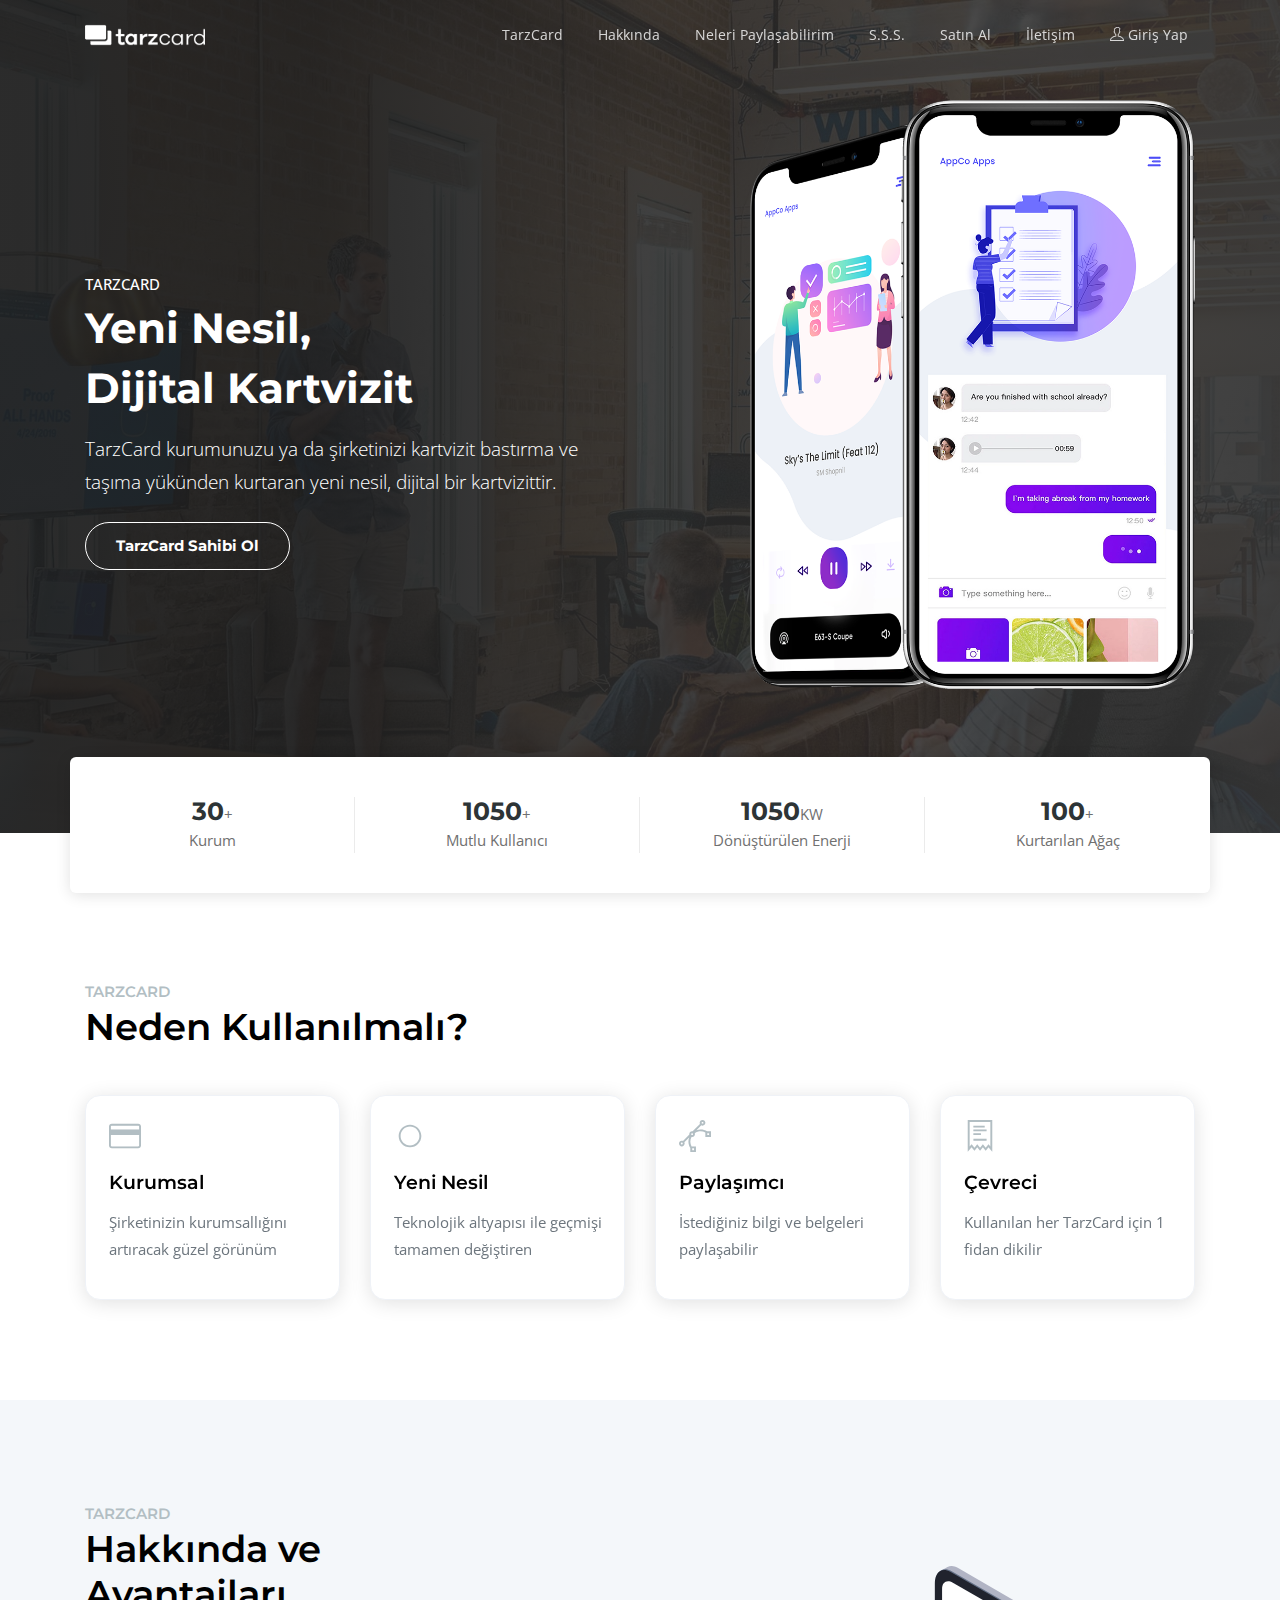
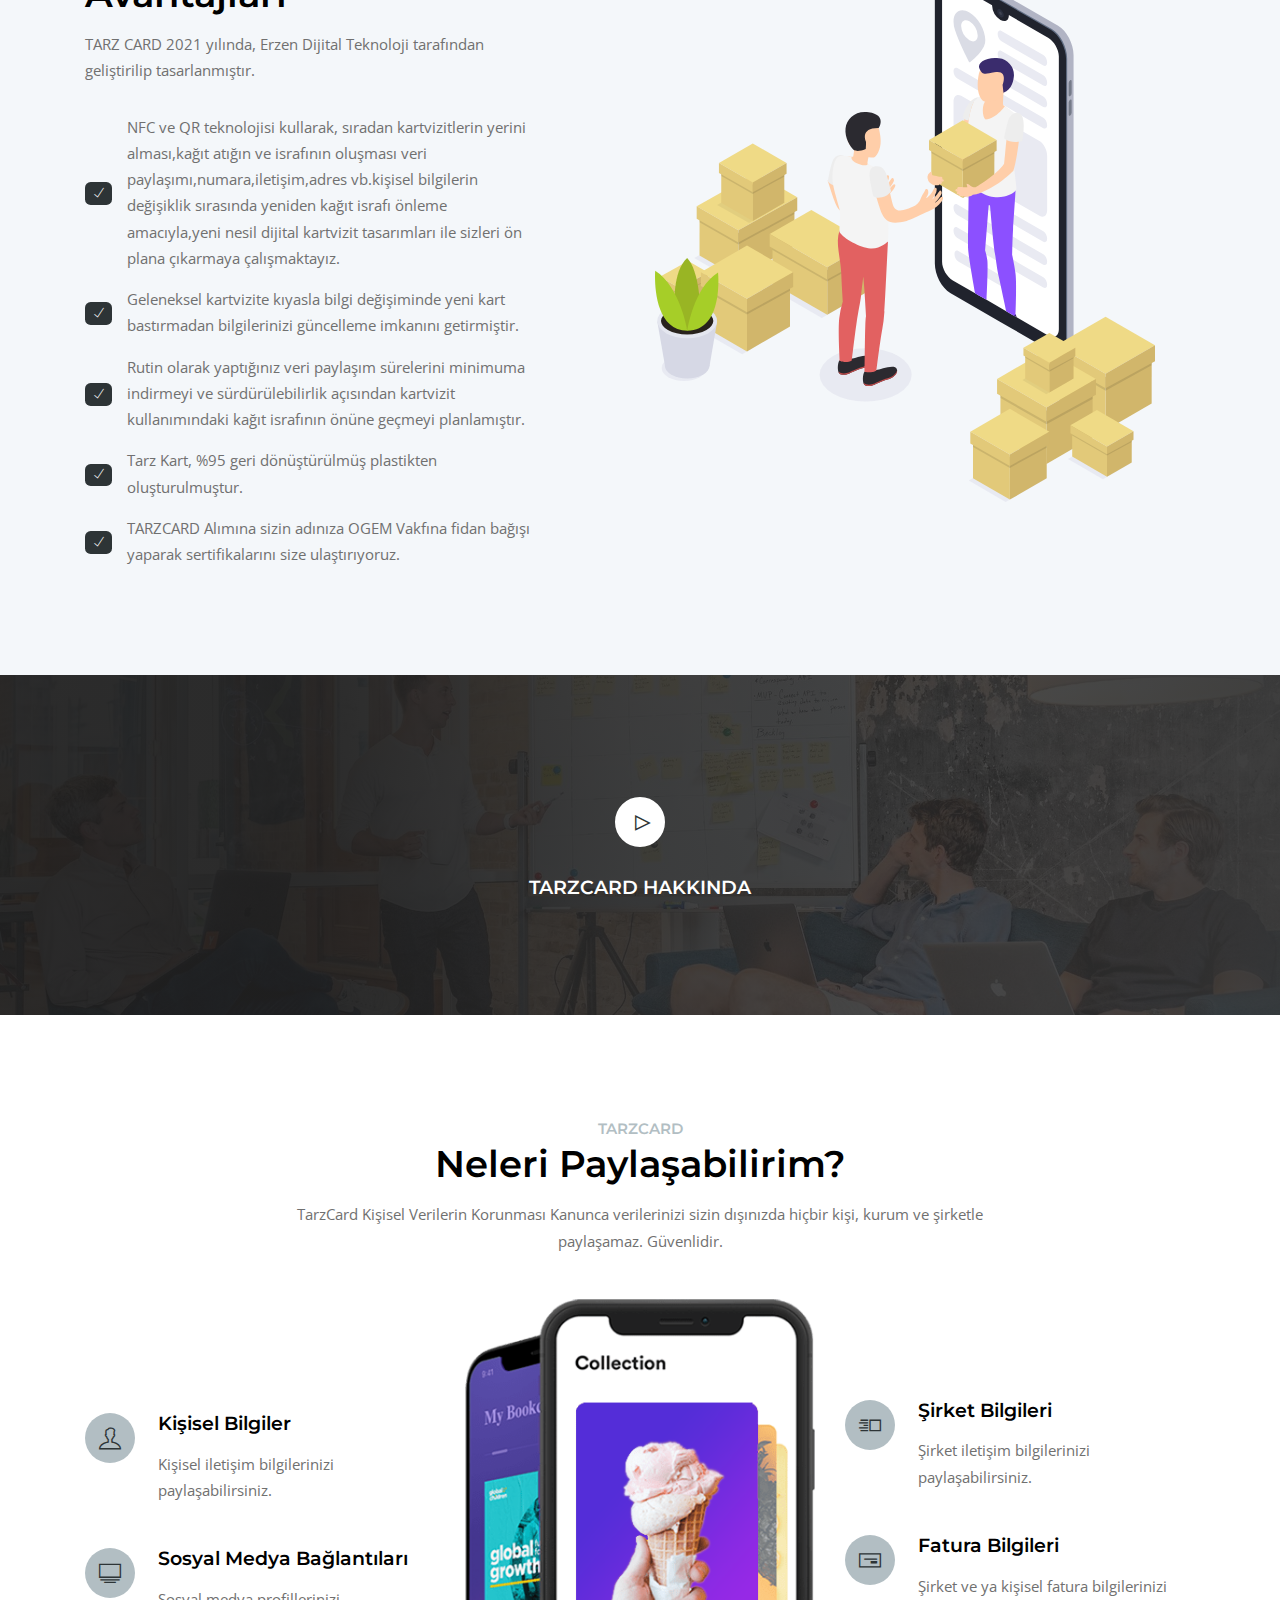
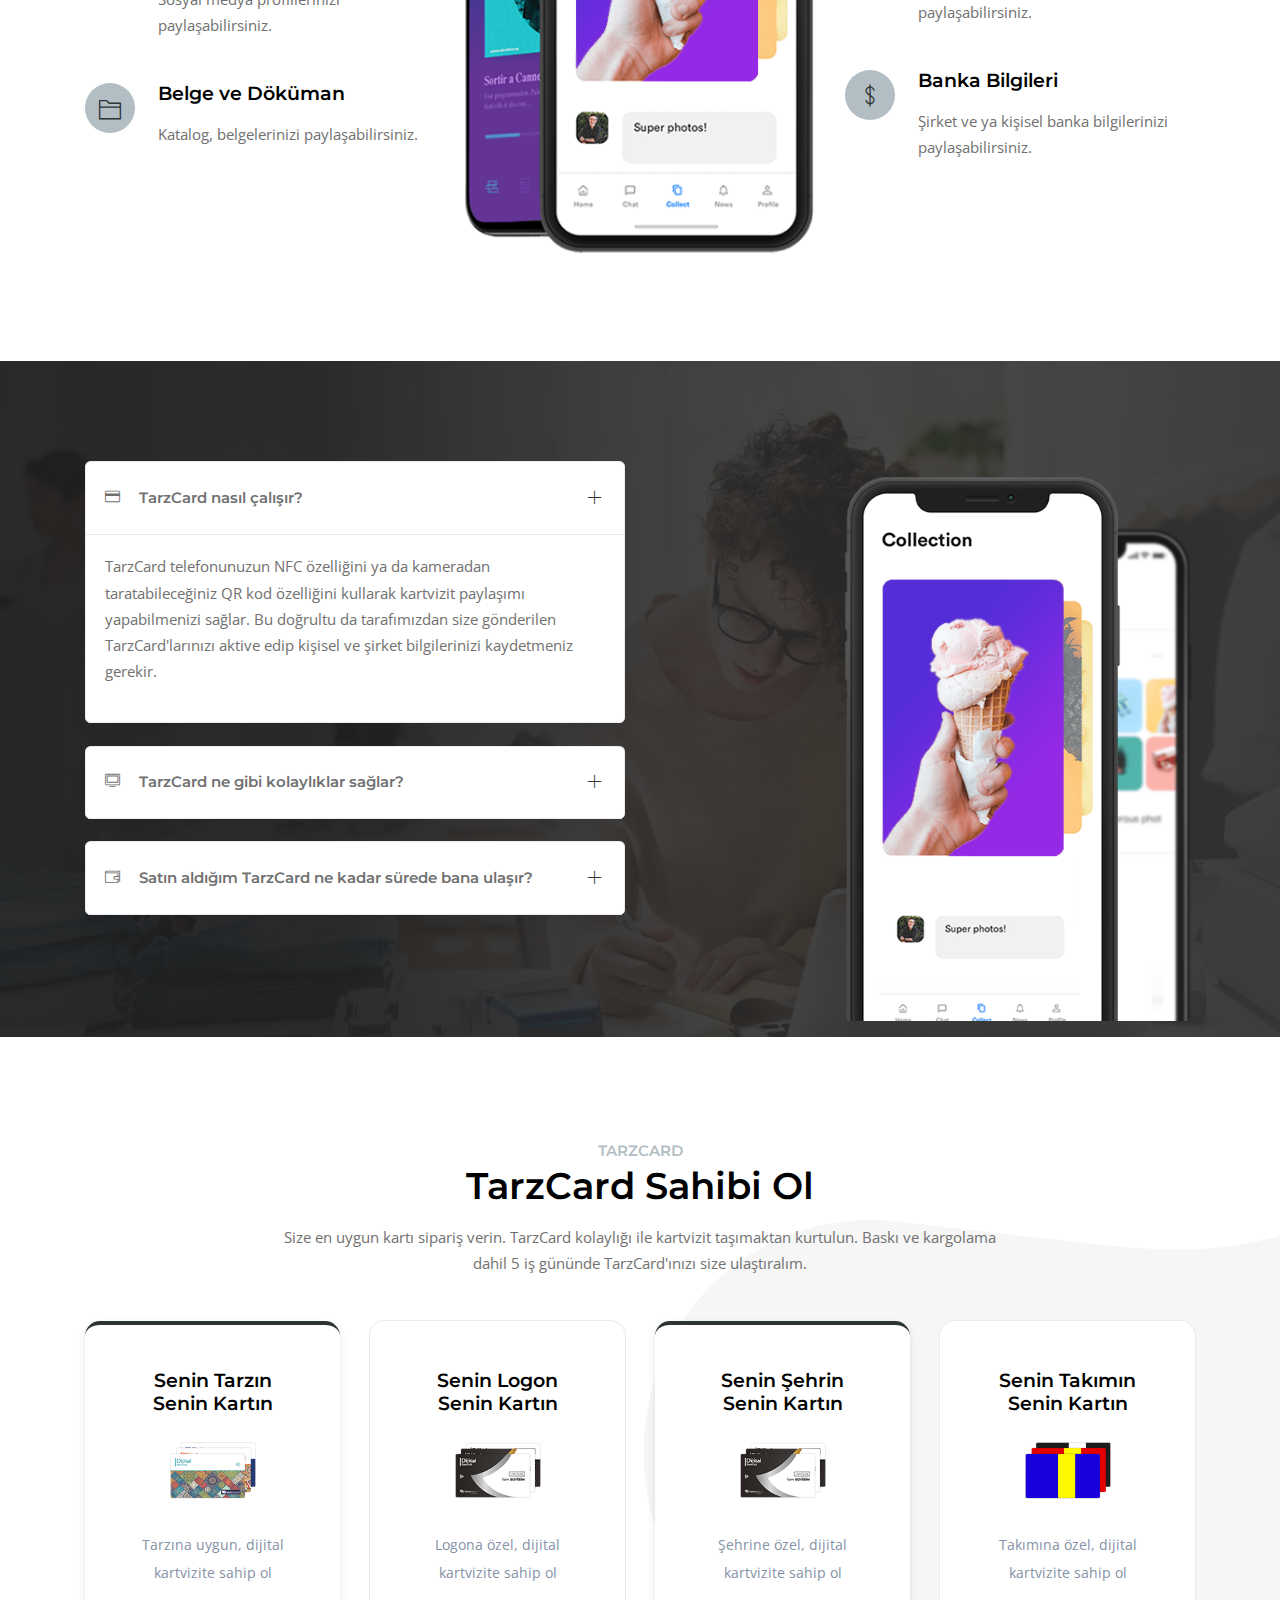
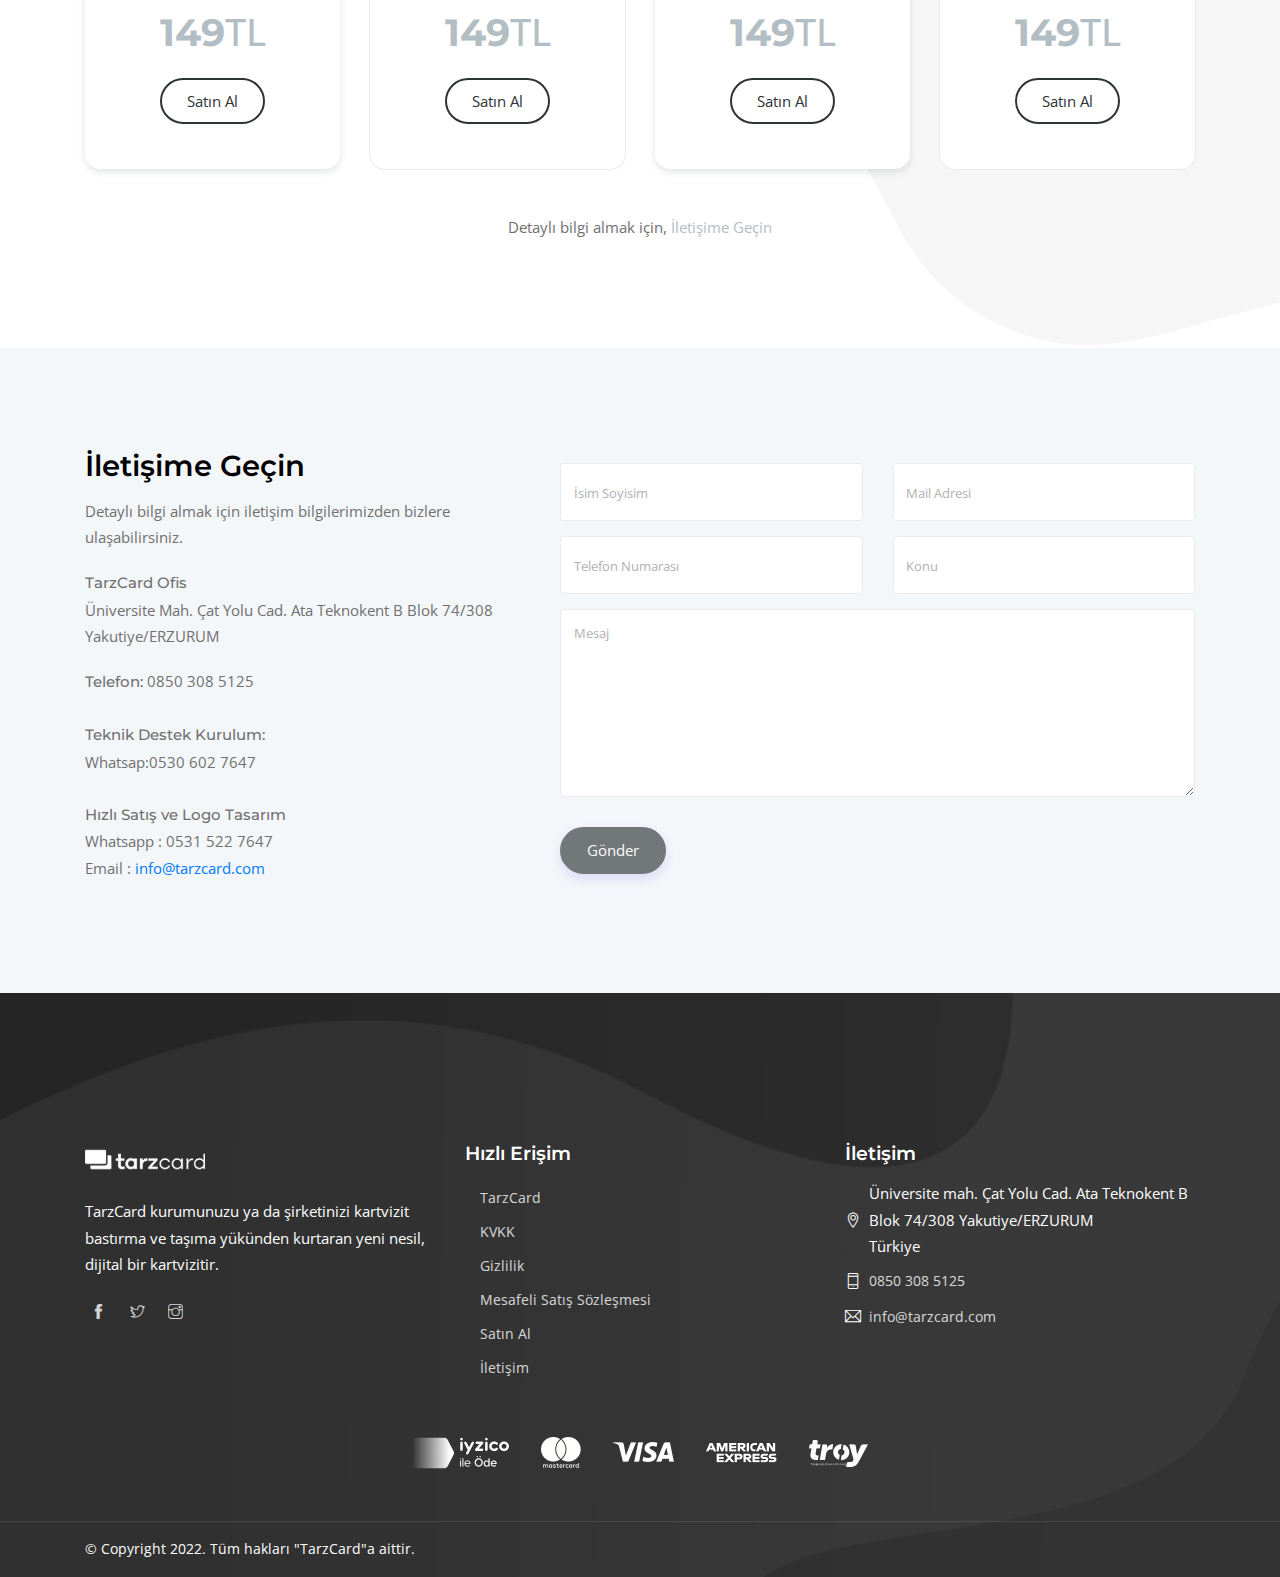
<file: TarzCard/tarzcard-web/index.html>
﻿<!doctype html>
<html lang="en">

<head>
    <meta charset="utf-8">
    <meta http-equiv="X-UA-Compatible" content="IE=edge">
    <meta name="viewport" content="width=device-width, initial-scale=1, shrink-to-fit=no">

    <!-- SEO Meta description -->
    <meta name="description" content="AppCo App Landing Page Template. agency landing page template helps you easily create websites for your business, marketing landing page template form promotion and many more.">
    <meta name="author" content="ThemeTags">

    <!-- OG Meta Tags to improve the way the post looks when you share the page on LinkedIn, Facebook, Google+ -->
    <meta property="og:site_name" content=""> <!-- website name -->
    <meta property="og:site" content=""> <!-- website link -->
    <meta property="og:title" content=""> <!-- title shown in the actual shared post -->
    <meta property="og:description" content=""> <!-- description shown in the actual shared post -->
    <meta property="og:image" content=""> <!-- image link, make sure it's jpg -->
    <meta property="og:url" content=""> <!-- where do you want your post to link to -->
    <meta property="og:type" content="article">

    <!--title-->
    <title>TarzCard</title>

    <!--favicon icon-->
    <link rel="icon" href="img/favicon.png" type="image/png" sizes="16x16">

    <!--google fonts-->
    <link href="https://fonts.googleapis.com/css?family=Montserrat:400,500,600,700%7COpen+Sans&display=swap" rel="stylesheet">

    <!--Bootstrap css-->
    <link rel="stylesheet" href="css/bootstrap.min.css">
    <!--Magnific popup css-->
    <link rel="stylesheet" href="css/magnific-popup.css">
    <!--Themify icon css-->
    <link rel="stylesheet" href="css/themify-icons.css">
    <!--animated css-->
    <link rel="stylesheet" href="css/animate.min.css">

    <!--Owl carousel css-->
    <link rel="stylesheet" href="css/owl.carousel.min.css">
    <link rel="stylesheet" href="css/owl.theme.default.min.css">
    <!--custom css-->
    <link rel="stylesheet" href="css/style.css">
    <!--responsive css-->
    <link rel="stylesheet" href="css/responsive.css">

</head>
<body>

<!--header section start-->
<header class="header">
    <!--start navbar-->
    <nav class="navbar navbar-expand-lg fixed-top bg-transparent">
        <div class="container">
            <a class="navbar-brand" href="index.html"><img src="img/logo-white-1x.png" width="120" alt="logo" class="img-fluid"></a>
            <button class="navbar-toggler" type="button" data-toggle="collapse" data-target="#navbarSupportedContent" aria-controls="navbarSupportedContent" aria-expanded="false" aria-label="Toggle navigation">
                <span class="ti-menu"></span>
            </button>

            <div class="collapse navbar-collapse main-menu" id="navbarSupportedContent">
                <ul class="navbar-nav ml-auto">
                  <li class="nav-item">
                      <a class="nav-link page-scroll" href="#">TarzCard</a>
                  </li>
                    <li class="nav-item">
                        <a class="nav-link page-scroll" href="#about">Hakkında</a>
                    </li>
                    <li class="nav-item">
                        <a class="nav-link page-scroll" href="#features">Neleri Paylaşabilirim</a>
                    </li>
                    <li class="nav-item">
                        <a class="nav-link page-scroll" href="#sss">S.S.S.</a>
                    </li>
                    <li class="nav-item">
                        <a class="nav-link page-scroll" href="#pricing">Satın Al</a>
                    </li>
                    <li class="nav-item">
                        <a class="nav-link page-scroll" href="#contact">İletişim</a>
                    </li>
                    <li class="nav-item">
                        <a class="nav-link page-scroll" href="login.html"><span class="ti-user" style="color:white;"></span> Giriş Yap</a>
                    </li>

                </ul>
            </div>
        </div>
    </nav>
    <!--end navbar-->
</header>
<!--header section end-->

<!--body content wrap start-->
<div class="main">

    <!--hero section start-->
    <section class="hero-section pt-100 background-img" style="background: url('img/hero-bg-1.jpg')no-repeat center center / cover">
        <div class="container">
            <div class="row align-items-center justify-content-between">
                <div class="col-md-6 col-lg-6">
                    <div class="hero-content-left text-white mt-5">
                        <span class="text-uppercase h6">TARZCARD</span>
                        <h1 class="text-white font-weight-bold">Yeni Nesil,<br> Dijital Kartvizit</h1>
                        <p class="lead">TarzCard kurumunuzu ya da şirketinizi kartvizit bastırma ve taşıma yükünden kurtaran yeni nesil, dijital bir kartvizittir.</p>

                        <a href="#pricing" class="btn app-store-btn">TarzCard Sahibi Ol</a>
                    </div>
                </div>
                <div class="col-md-6 col-lg-5">
                    <div class="hero-animation-img">
                        <img src="img/image-14.png" alt="img" class="img-fluid">
                    </div>
                </div>
            </div>
            <!--counter start-->
            <div class="row">
                <ul class="list-inline counter-wrap">
                    <li class="list-inline-item">
                        <div class="single-counter text-center">
                            <span>30</span>+
                            <h6>Kurum</h6>
                        </div>
                    </li>
                    <li class="list-inline-item">
                        <div class="single-counter text-center">
                            <span>1500</span>+
                            <h6>Mutlu Kullanıcı</h6>
                        </div>
                    </li>
                    <li class="list-inline-item">
                        <div class="single-counter text-center">
                            <span>2345</span>KW
                            <h6>Dönüştürülen Enerji</h6>
                        </div>
                    </li>
                    <li class="list-inline-item">
                        <div class="single-counter text-center">
                            <span>100</span>+
                            <h6>Kurtarılan Ağaç</h6>
                        </div>
                    </li>
                </ul>
            </div>
            <!--counter end-->
        </div>
    </section>
    <!--hero section end-->

    <!--promo section start-->
    <section class="promo-section mt-5 ptb-100">
        <div class="container">
            <div class="row">
                <div class="col-lg-6 col-md-10">
                    <div class="section-heading mb-5">
                        <span class="text-uppercase color-secondary sub-title">TarzCard</span>
                        <h2 class="mb-6">Neden Kullanılmalı?</h2>
                    </div>
                </div>
            </div>
            <div class="row">
                <div class="col-lg-3 col-sm-6 mb-lg-0">
                    <div class="card single-promo-card single-promo-hover">
                        <div class="card-body">
                            <div class="pb-2">
                                <span class="ti-credit-card icon-md color-secondary"></span>
                            </div>
                            <div class="pt-2 pb-3"><h5>Kurumsal</h5>
                                <p class="text-muted mb-0">Şirketinizin kurumsallığını artıracak güzel görünüm</p>
                            </div>
                        </div>
                    </div>
                </div>
                <div class="col-lg-3 col-sm-6">
                    <div class="card single-promo-card single-promo-hover mb-lg-0">
                        <div class="card-body">
                            <div class="pb-2">
                                <span class="ti-control-record icon-md color-secondary"></span>
                            </div>
                            <div class="pt-2 pb-3"><h5>Yeni Nesil</h5>
                                <p class="text-muted mb-0">Teknolojik altyapısı ile geçmişi tamamen değiştiren</p></div>
                        </div>
                    </div>
                </div>
                <div class="col-lg-3 col-sm-6">
                    <div class="card single-promo-card single-promo-hover mb-lg-0">
                        <div class="card-body">
                            <div class="pb-2">
                                <span class="ti-vector icon-md color-secondary"></span>
                            </div>
                            <div class="pt-2 pb-3"><h5>Paylaşımcı</h5>
                                <p class="text-muted mb-0">İstediğiniz bilgi ve belgeleri paylaşabilir</p></div>
                        </div>
                    </div>
                </div>
                <div class="col-lg-3 col-sm-6">
                    <div class="card single-promo-card single-promo-hover mb-lg-0">
                        <div class="card-body">
                            <div class="pb-2">
                                <span class="ti-receipt icon-md color-secondary"></span>
                            </div>
                            <div class="pt-2 pb-3"><h5>Çevreci</h5>
                                <p class="text-muted mb-0">Kullanılan her TarzCard için 1 fidan dikilir</p></div>
                        </div>
                    </div>
                </div>
            </div>
        </div>
    </section>
    <!--promo section end-->


    <!--about us section start-->
    <section id="about" class="about-us ptb-100 gray-light-bg">
        <div class="container">
            <div class="row align-items-center justify-content-between">
                <div class="col-lg-5">
                    <span class="text-uppercase color-secondary sub-title">TARZCARD</span>
                    <h2>Hakkında ve Avantajları</h2>
                    <p class="mb-4 lh-190">TARZ CARD 2021 yılında, Erzen Dijital Teknoloji tarafından geliştirilip tasarlanmıştır.</p>
                    <ul class="list-unstyled">
                        <li class="py-2">
                            <div class="d-flex align-items-center">
                                <div>
                                    <div class="badge badge-circle badge-primary mr-3">
                                        <span class="ti-check"></span>
                                    </div>
                                </div>
                                <div><p class="mb-0">NFC ve QR teknolojisi kullarak, sıradan kartvizitlerin yerini alması,kağıt atığın ve israfının oluşması veri paylaşımı,numara,iletişim,adres vb.kişisel bilgilerin değişiklik sırasında yeniden kağıt israfı önleme amacıyla,yeni nesil dijital kartvizit tasarımları ile sizleri ön plana çıkarmaya çalışmaktayız.</p></div>
                            </div>
                        </li>
                        <li class="py-2">
                            <div class="d-flex align-items-center">
                                <div>
                                    <div class="badge badge-circle badge-primary mr-3">
                                        <span class="ti-check"></span>
                                    </div>
                                </div>
                                <div><p class="mb-0">Geleneksel kartvizite kıyasla bilgi değişiminde yeni kart bastırmadan bilgilerinizi güncelleme imkanını getirmiştir.</p></div>
                            </div>
                        </li>
                        <li class="py-2">
                            <div class="d-flex align-items-center">
                                <div>
                                    <div class="badge badge-circle badge-primary mr-3">
                                        <span class="ti-check"></span>
                                    </div>
                                </div>
                                <div><p class="mb-0">Rutin olarak yaptığınız veri paylaşım sürelerini minimuma indirmeyi ve sürdürülebilirlik açısından kartvizit kullanımındaki kağıt israfının önüne geçmeyi planlamıştır.</p></div>
                            </div>
                        </li>
                        <li class="py-2">
                            <div class="d-flex align-items-center">
                                <div>
                                    <div class="badge badge-circle badge-primary mr-3">
                                        <span class="ti-check"></span>
                                    </div>
                                </div>
                                <div><p class="mb-0">Tarz Kart, %95 geri dönüştürülmüş plastikten oluşturulmuştur. </p></div>
                            </div>
                        </li>
                        <li class="py-2">
                            <div class="d-flex align-items-center">
                                <div>
                                    <div class="badge badge-circle badge-primary mr-3">
                                        <span class="ti-check"></span>
                                    </div>
                                </div>
                                <div><p class="mb-0">TARZCARD Alımına sizin adınıza OGEM Vakfına  fidan bağışı yaparak sertifikalarını size ulaştırıyoruz.</p></div>
                            </div>
                        </li>

                    </ul>
                </div>
                <div class="col-md-6">
                    <div class="about-content-right">
                        <img src="img/delivery-app.svg" width="500" alt="about us" class="img-fluid">
                    </div>
                </div>
            </div>
        </div>
    </section>
    <!--about us section end-->


        <!--our video promo section start-->
        <section id="download" class="video-promo ptb-100 background-img" style="background: url('img/video-bg.jpg')no-repeat center center / cover">
            <div class="container">
                <div class="row justify-content-center">
                    <div class="col-md-6">
                        <div class="video-promo-content mt-4 text-center">
                            <a href="https://www.youtube.com/watch?v=9No-FiEInLA" class="popup-youtube video-play-icon d-inline-block"><span class="ti-control-play"></span> </a>
                            <h5 class="mt-4 text-white">TARZCARD HAKKINDA</h5>


                        </div>
                    </div>
                </div>
            </div>
        </section>
        <!--our video promo section end-->


    <!--features section start-->
    <div id="features" class="feature-section ptb-100">
        <div class="container">
            <div class="row justify-content-center">
                <div class="col-md-8">
                    <div class="section-heading text-center mb-5">
                        <span class="text-uppercase color-secondary sub-title">TARZCARD</span>
                        <h2>Neleri Paylaşabilirim?</h2>
                        <p>TarzCard Kişisel Verilerin Korunması Kanunca verilerinizi sizin dışınızda hiçbir kişi, kurum ve şirketle paylaşamaz. Güvenlidir.</p>

                    </div>
                </div>
            </div>

            <!--feature new style start-->
            <div class="row row-grid align-items-center">
                <div class="col-lg-4">
                    <div class="d-flex align-items-start mb-5">
                        <div class="pr-4">
                            <div class="icon icon-shape icon-color-1 rounded-circle">
                                <span class="ti-user"></span>
                            </div>
                        </div>
                        <div class="icon-text">
                            <h5>Kişisel Bilgiler</h5>
                            <p class="mb-0">Kişisel iletişim bilgilerinizi paylaşabilirsiniz.</p>
                        </div>
                    </div>
                    <div class="d-flex align-items-start mb-5">
                        <div class="pr-4">
                            <div class="icon icon-shape icon-color-2 rounded-circle">
                                <span class="ti-layout-media-center-alt"></span>
                            </div>
                        </div>
                        <div class="icon-text">
                            <h5>Sosyal Medya Bağlantıları</h5>
                            <p class="mb-0">Sosyal medya profillerinizi paylaşabilirsiniz.</p>
                        </div>
                    </div>
                    <div class="d-flex align-items-start">
                        <div class="pr-4">
                            <div class="icon icon-shape icon-color-3 rounded-circle">
                                <span class="ti-folder"></span>
                            </div>
                        </div>
                        <div class="icon-text">
                            <h5>Belge ve Döküman</h5>
                            <p class="mb-0">Katalog, belgelerinizi paylaşabilirsiniz.</p>
                        </div>
                    </div>
                </div>
                <div class="col-lg-4">
                    <div class="position-relative" style="z-index: 10;">
                        <img alt="Image placeholder" src="img/image-10.png" class="img-center img-fluid">
                    </div>
                </div>
                <div class="col-lg-4">
                    <div class="d-flex align-items-start mb-5">
                        <div class="pr-4">
                            <div class="icon icon-shape icon-color-4 rounded-circle">
                                <span class="ti-layout-media-right"></span>
                            </div>
                        </div>
                        <div class="icon-text">
                            <h5>Şirket Bilgileri</h5>
                            <p class="mb-0">Şirket iletişim bilgilerinizi paylaşabilirsiniz.</p>
                        </div>
                    </div>
                    <div class="d-flex align-items-start mb-5">
                        <div class="pr-4">
                            <div class="icon icon-shape icon-color-5 rounded-circle">
                                <span class="ti-layout-cta-right"></span>
                            </div>
                        </div>
                        <div class="icon-text">
                            <h5>Fatura Bilgileri</h5>
                            <p class="mb-0">Şirket ve ya kişisel fatura bilgilerinizi paylaşabilirsiniz.</p>
                        </div>
                    </div>
                    <div class="d-flex align-items-start">
                        <div class="pr-4">
                            <div class="icon icon-shape icon-color-6 rounded-circle">
                                <span class="ti-money"></span>
                            </div>
                        </div>
                        <div class="icon-text">
                            <h5>Banka Bilgileri</h5>
                            <p class="mb-0">Şirket ve ya kişisel banka bilgilerinizi paylaşabilirsiniz.</p>
                        </div>
                    </div>
                </div>
            </div>
            <!--feature new style end-->
        </div>
    </div>
    <!--features section end-->



    <!--
    <section id="screenshots" class="screenshots-section ptb-100 gray-light-bg">
        <div class="container">
            <div class="row justify-content-center">
                <div class="col-md-8">
                    <div class="section-heading text-center">
                        <span class="text-uppercase color-secondary sub-title">TARZCARD</span>
                        <h2>Profil Tasarımı Seçimi</h2>
                        <p>Size en uygun olan profil tasarımını seçip, paylaşıma devam edin.</p>
                    </div>
                </div>
            </div>

            <div class="screen-slider-content mt-5">
                <div class="screenshot-frame"></div>
                <div class="screen-carousel owl-carousel owl-theme dot-indicator">
                    <img src="img/01.png" class="img-fluid" alt="screenshots">
                    <img src="img/02.png" class="img-fluid" alt="screenshots">
                    <img src="img/03.png" class="img-fluid" alt="screenshots">
                    <img src="img/04.png" class="img-fluid" alt="screenshots">
                    <img src="img/05.png" class="img-fluid" alt="screenshots">
                </div>
            </div>


        </div>
    </section>
  -->


        <!--SIKÇA SORULAN SORULAR-->
        <section id="sss" class="download-section pt-100 background-img" style="background: url('img/app-hero-bg.jpg')no-repeat center center / cover">
            <div class="container">
                <div class="row align-items-center justify-content-between">
                    <div class="col-lg-6">
                        <div id="accordion-1" class="accordion accordion-faq pb-100">
                            <!-- Accordion card 1 -->
                            <div class="card">
                                <div class="card-header py-4" id="heading-1-1" data-toggle="collapse" role="button" data-target="#collapse-1-1" aria-expanded="false" aria-controls="collapse-1-1">
                                    <h6 class="mb-0"><span class="ti-credit-card mr-3"></span> TarzCard nasıl çalışır?</h6>
                                </div>
                                <div id="collapse-1-1" class="collapse show" aria-labelledby="heading-1-1" data-parent="#accordion-1">
                                    <div class="card-body">
                                        <p>TarzCard telefonunuzun NFC özelliğini ya da kameradan taratabileceğiniz QR kod özelliğini kullarak kartvizit paylaşımı yapabilmenizi sağlar. Bu doğrultu da tarafımızdan size gönderilen TarzCard'larınızı aktive edip kişisel ve şirket bilgilerinizi kaydetmeniz gerekir.</p>
                                    </div>
                                </div>
                            </div>
                            <!-- Accordion card 2 -->
                            <div class="card">
                                <div class="card-header py-4" id="heading-1-2" data-toggle="collapse" role="button" data-target="#collapse-1-2" aria-expanded="false" aria-controls="collapse-1-2">
                                    <h6 class="mb-0"><span class="ti-desktop mr-3"></span> TarzCard ne gibi kolaylıklar sağlar?</h6>
                                </div>
                                <div id="collapse-1-2" class="collapse" aria-labelledby="heading-1-2" data-parent="#accordion-1">
                                    <div class="card-body">
                                        <p>TarzCard dijital bir kartvizittir. Cebinizde ve ya çantanızda onlarca kartvizit taşıma sorunundan kurtarır. Geri dönüşüm ve sürdürülebilirliğe de katkı sunar. </p>
                                    </div>
                                </div>
                            </div>
                            <!-- Accordion card 3 -->
                            <div class="card">
                                <div class="card-header py-4" id="heading-1-3" data-toggle="collapse" role="button" data-target="#collapse-1-3" aria-expanded="false" aria-controls="collapse-1-3">
                                    <h6 class="mb-0"><span class="ti-wallet mr-3"></span> Satın aldığım TarzCard ne kadar sürede bana ulaşır? </h6>
                                </div>
                                <div id="collapse-1-3" class="collapse" aria-labelledby="heading-1-3" data-parent="#accordion-1">
                                    <div class="card-body">
                                        <p>Satın aldığınız TarzCard baskılar ve kargolama dahil olmak üzere toplam 5 iş gününde tarafınıza ulaşmış olacaktır.</p>
                                    </div>
                                </div>
                            </div>


                        </div>
                    </div>
                    <div class="col-md-4">
                        <div class="download-img d-flex align-items-end">
                            <img src="img/image-13.png" alt="download" class="img-fluid">
                        </div>
                    </div>
                </div>
            </div>
        </section>
        <!--download section end-->

    <!--overflow block start-->
    <div class="overflow-hidden">
        <!--our pricing packages section start-->
        <section id="pricing" class="package-section background-shape-right ptb-100">
            <div class="container">
                <div class="row justify-content-center">
                    <div class="col-md-8">
                        <div class="section-heading text-center mb-5">
                            <span class="text-uppercase color-secondary sub-title">TARZCARD</span>
                            <h2>TarzCard Sahibi Ol</h2>
                            <p>
                                Size en uygun kartı sipariş verin. TarzCard kolaylığı ile kartvizit taşımaktan kurtulun. Baskı ve kargolama dahil 5 iş gününde TarzCard'ınızı size ulaştıralım.
                            </p>
                        </div>
                    </div>
                </div>
                <div class="row justify-content-center">
                    <div class="col-lg-3 col-md">
                        <div class="card text-center popular-price single-pricing-pack p-5">
                            <h5 class="mb-2">Senin Tarzın Senin Kartın</h5>
                            <div class="pricing-img mt-3 mb-4">
                                <img src="img/tarz-card.png" alt="pricing img" class="img-fluid">
                            </div>

                            <div class="card-body p-0">
                                <ul class="list-unstyled text-sm pricing-feature-list">
                                    <li>Tarzına uygun, dijital kartvizite sahip ol</li>

                                </ul>
                                <div class="py-4 border-0 pricing-header">
                                    <div class="h1 text-center mb-0 color-secondary"><span class="price font-weight-bolder">149</span>TL</div>
                                </div>
                                <a href="#" class="btn outline-btn" target="_blank">Satın Al</a>
                            </div>
                        </div>
                    </div>
                    <div class="col-lg-3 col-md">
                        <div class="card text-center single-pricing-pack p-5">
                            <h5 class="mb-2">Senin Logon Senin Kartın </h5>
                            <div class="pricing-img mt-3 mb-4">
                                <img src="img/logo-card.png" alt="pricing img" class="img-fluid">
                            </div>

                            <div class="card-body p-0">
                                <ul class="list-unstyled text-sm pricing-feature-list">
                                    <li>Logona özel, dijital kartvizite sahip ol</li>

                                </ul>
                                <div class="py-4 border-0 pricing-header">
                                    <div class="h1 text-center mb-0 color-secondary"><span class="price font-weight-bolder">149</span>TL</div>
                                </div>
                                <a href="#" class="btn outline-btn" target="_blank">Satın Al</a>
                            </div>
                        </div>
                    </div>
                    <div class="col-lg-3 col-md">
                        <div class="card text-center popular-price single-pricing-pack p-5">
                            <h5 class="mb-2">Senin Şehrin Senin Kartın</h5>
                            <div class="pricing-img mt-3 mb-4">
                                <img src="img/logo-card.png" alt="pricing img" class="img-fluid">
                            </div>

                            <div class="card-body p-0">
                                <ul class="list-unstyled text-sm pricing-feature-list">
                                    <li>Şehrine özel, dijital kartvizite sahip ol</li>

                                </ul>
                                <div class="py-4 border-0 pricing-header">
                                    <div class="h1 text-center mb-0 color-secondary"><span class="price font-weight-bolder">149</span>TL</div>
                                </div>
                                <a href="#" class="btn outline-btn" target="_blank">Satın Al</a>
                            </div>
                        </div>
                    </div>
                    <div class="col-lg-3 col-md">
                        <div class="card text-center single-pricing-pack p-5">
                            <h5 class="mb-2">Senin Takımın Senin Kartın</h5>
                            <div class="pricing-img mt-3 mb-4">
                                <img src="img/takim-card.png" alt="pricing img" class="img-fluid">
                            </div>

                            <div class="card-body p-0">
                                <ul class="list-unstyled text-sm pricing-feature-list">
                                    <li>Takımına özel, dijital kartvizite sahip ol </li>

                                </ul>
                                <div class="py-4 border-0 pricing-header">
                                    <div class="h1 text-center mb-0 color-secondary"><span class="price font-weight-bolder">149</span>TL</div>
                                </div>
                                <a href="#" class="btn outline-btn" target="_blank">Satın Al</a>
                            </div>
                        </div>
                    </div>
                </div>
                <div class="mt-5 text-center">
                    <p class="mb-2">Detaylı bilgi almak için, <a href="#contact" class="color-secondary">
                        İletişime Geçin
                    </a></p>
                </div>
            </div>
        </section>
        <!--our pricing packages section end-->
    </div>
    <!--overflow block end-->

    <!-- MÜŞTERİ YoRUMLARI

    <section class="testimonial-section ptb-100">
        <div class="container">
            <div class="row justify-content-between align-items-center">
                <div class="col-md-6">
                    <div class="section-heading mb-5">
                        <span class="text-uppercase color-secondary sub-title">Our Trusted Clients</span>
                        <h2>What Clients Say About Us</h2>
                        <p class="lead">
                            Rapidiously morph transparent internal or "organic" sources whereas resource sucking
                            e-business. Conveniently innovate compelling internal.
                        </p>

                        <div class="client-section-wrap d-flex flex-row align-items-center">
                            <ul class="list-inline">
                                <li class="list-inline-item"><img src="img/client-1-color.png" width="85" alt="client" class="img-fluid"></li>
                                <li class="list-inline-item"><img src="img/client-6-color.png" width="85" alt="client" class="img-fluid"></li>
                                <li class="list-inline-item"><img src="img/client-3-color.png" width="85" alt="client" class="img-fluid"></li>
                            </ul>
                        </div>
                    </div>
                </div>
                <div class="col-md-5">
                    <div class="owl-carousel owl-theme client-testimonial arrow-indicator">
                        <div class="item">
                            <div class="testimonial-quote-wrap">
                                <div class="media author-info mb-3">
                                    <div class="author-img mr-3">
                                        <img src="img/client-1.jpg" alt="client" class="img-fluid rounded-circle">
                                    </div>
                                    <div class="media-body">
                                        <h5 class="mb-0">John Charles</h5>
                                        <span>Google</span>
                                    </div>
                                </div>
                                <div class="client-say">
                                    <p> <img src="img/quote.png" alt="quote" class="img-fluid"> Interactively optimize fully researched expertise vis-a-vis plug-and-play relationships. Intrinsicly develop viral core competencies for fully tested customer service. Enthusiastically create next-generation growth strategies and.</p>
                                </div>
                            </div>
                        </div>
                        <div class="item">
                            <div class="testimonial-quote-wrap">
                                <div class="media author-info mb-3">
                                    <div class="author-img mr-3">
                                        <img src="img/client-2.jpg" alt="client" class="img-fluid rounded-circle">
                                    </div>
                                    <div class="media-body">
                                        <h5 class="mb-0">Arabella Ora</h5>
                                        <span>Amazon</span>
                                    </div>
                                </div>
                                <div class="client-say">
                                    <p><img src="img/quote.png" alt="quote" class="img-fluid">  Rapidiously develop user friendly growth strategies after extensive initiatives. Conveniently grow innovative benefits through fully tested deliverables. Rapidiously utilize focused platforms through end-to-end schemas.</p>
                                </div>
                            </div>
                        </div>
                        <div class="item">
                            <div class="testimonial-quote-wrap">
                                <div class="media author-info mb-3">
                                    <div class="author-img mr-3">
                                        <img src="img/client-1.jpg" alt="client" class="img-fluid rounded-circle">
                                    </div>
                                    <div class="media-body">
                                        <h5 class="mb-0">Jeremy Jere</h5>
                                        <span>Themetags</span>
                                    </div>
                                </div>
                                <div class="client-say">
                                    <p><img src="img/quote.png" alt="quote" class="img-fluid"> Objectively synthesize client-centered e-tailers for maintainable channels. Holisticly administrate customer directed vortals whereas tactical functionalities. Energistically monetize reliable imperatives through client-centric best practices. Collaboratively.</p>
                                </div>
                            </div>
                        </div>
                        <div class="item">
                            <div class="testimonial-quote-wrap">
                                <div class="media author-info mb-3">
                                    <div class="author-img mr-3">
                                        <img src="img/client-1.jpg" alt="client" class="img-fluid rounded-circle">
                                    </div>
                                    <div class="media-body">
                                        <h5 class="mb-0">John Charles</h5>
                                        <span>Google</span>
                                    </div>
                                </div>
                                <div class="client-say">
                                    <p><img src="img/quote.png" alt="quote" class="img-fluid"> Enthusiastically innovate B2C data without clicks-and-mortar convergence. Monotonectally deliver compelling testing procedures vis-a-vis B2B testing procedures. Competently evisculate integrated resources whereas global processes. Enthusiastically.</p>
                                </div>
                            </div>
                        </div>
                    </div>
                </div>
            </div>
        </div>
    </section>
  -->


      <!-- REFERANSLAR
      <section class="client-section ptb-100">
          <div class="container">

              <div class="row justify-content-center">
                  <div class="col-md-8">
                      <div class="section-heading text-center mb-5">
                          <span class="text-uppercase color-secondary sub-title">Lovely Clients</span>
                          <h2>Trusted by Companies</h2>
                          <p>
                              Rapidiously morph transparent internal develop economically sound core competencies sources whereas resource sucking
                              e-business. Conveniently innovate compelling internal.
                          </p>
                      </div>
                  </div>
              </div>
              <div class="row align-items-center">
                  <div class="col-md-12">
                      <div class="owl-carousel owl-theme clients-carousel dot-indicator">
                          <div class="item single-client">
                              <img src="img/client-5-color.png" alt="client logo" class="client-img">
                          </div>
                          <div class="item single-client">
                              <img src="img/client-1-color.png" alt="client logo" class="client-img">
                          </div>
                          <div class="item single-client">
                              <img src="img/client-6-color.png" alt="client logo" class="client-img">
                          </div>
                          <div class="item single-client">
                              <img src="img/client-3-color.png" alt="client logo" class="client-img">
                          </div>
                          <div class="item single-client">
                              <img src="img/client-4-color.png" alt="client logo" class="client-img">
                          </div>
                          <div class="item single-client">
                              <img src="img/client-5-color.png" alt="client logo" class="client-img">
                          </div>
                          <div class="item single-client">
                              <img src="img/client-7-color.png" alt="client logo" class="client-img">
                          </div>
                          <div class="item single-client">
                              <img src="img/client-2-color.png" alt="client logo" class="client-img">
                          </div>
                          <div class="item single-client">
                              <img src="img/client-1-color.png" alt="client logo" class="client-img">
                          </div>
                          <div class="item single-client">
                              <img src="img/client-3-color.png" alt="client logo" class="client-img">
                          </div>
                      </div>
                  </div>
              </div>

          </div>
      </section>

    -->


    <!--contact us section start-->
    <section id="contact" class="contact-us ptb-100 gray-light-bg">
        <div class="container">
            <div class="row">
                <div class="col-12 pb-3 message-box d-none">
                    <div class="alert alert-danger"></div>
                </div>
                <div class="col-md-5">
                    <div class="section-heading">
                        <h3>İletişime Geçin</h3>
                        <p>Detaylı bilgi almak için iletişim bilgilerimizden bizlere ulaşabilirsiniz.</p>
                    </div>
                    <div class="footer-address">
                        <h6><strong>TarzCard Ofis</strong></h6>
                        <p>Üniversite Mah. Çat Yolu Cad. Ata Teknokent B Blok 74/308 Yakutiye/ERZURUM</p>
                        <ul>
                            <li><span><b>Telefon: </b>0850 308 5125<br><br>

<b>Teknik Destek Kurulum:</b><br>
Whatsap:0530 602 7647<br><br>

<b>Hızlı Satış ve Logo Tasarım</b><br>
Whatsapp : 0531 522 7647</span></li>
                            <li><span>Email : <a href="mailto:info@tarzcard.com">info@tarzcard.com</a></span>
                            </li>
                        </ul>
                    </div>
                </div>
                <div class="col-md-7">
                    <form action="#" method="POST" id="contactForm" class="contact-us-form" novalidate="novalidate">
                        <h5> </h5>
                        <div class="row">
                            <div class="col-sm-6 col-12">
                                <div class="form-group">
                                    <input type="text" class="form-control" name="name" id="name" placeholder="İsim Soyisim" required="required">
                                </div>
                            </div>
                            <div class="col-sm-6 col-12">
                                <div class="form-group">
                                    <input type="email" class="form-control" name="email" id="email" placeholder="Mail Adresi" required="required">
                                </div>
                            </div>
                        </div>
                        <div class="row">
                            <div class="col-sm-6 col-12">
                                <div class="form-group">
                                    <input type="text" name="phone" value="" class="form-control" id="phone" placeholder="Telefon Numarası">
                                </div>
                            </div>
                            <div class="col-sm-6 col-12">
                                <div class="form-group">
                                    <input type="text" name="company" value="" size="40" class="form-control" id="company" placeholder="Konu">
                                </div>
                            </div>
                        </div>
                        <div class="row">
                            <div class="col-12">
                                <div class="form-group">
                                    <textarea name="message" id="message" class="form-control" rows="7" cols="25" placeholder="Mesaj"></textarea>
                                </div>
                            </div>
                        </div>
                        <div class="row">
                            <div class="col-sm-12 mt-3">
                                <button type="submit" class="btn solid-btn" id="btnContactUs">
                                    Gönder
                                </button>
                            </div>
                        </div>
                    </form>
                    <p class="form-message"></p>
                </div>
            </div>
        </div>
    </section>
    <!--contact us section end-->


</div>
<!--body content wrap end-->


<!--footer section start-->
<footer class="footer-section">

    <!--footer top start-->
    <div class="footer-top pt-150 background-img-2" style="background: url('img/footer-bg.png')no-repeat center top / cover">
        <div class="container">
            <div class="row justify-content-between">
                <div class="col-md-12 col-lg-4 mb-4 mb-md-4 mb-sm-4 mb-lg-0">
                    <div class="footer-nav-wrap text-white">
                        <img src="img/logo-white-1x.png" alt="footer logo" width="120" class="img-fluid mb-3">
                        <p>TarzCard kurumunuzu ya da şirketinizi kartvizit bastırma ve taşıma yükünden kurtaran yeni nesil, dijital bir kartvizitir.</p>

                        <div class="social-list-wrap">
                            <ul class="social-list list-inline list-unstyled">
                                <li class="list-inline-item"><a href="#" target="_blank" title="Facebook"><span class="ti-facebook"></span></a></li>
                                <li class="list-inline-item"><a href="#" target="_blank" title="Twitter"><span class="ti-twitter"></span></a></li>
                                <li class="list-inline-item"><a href="#" target="_blank" title="Instagram"><span class="ti-instagram"></span></a></li>
                            </ul>
                        </div>
                    </div>
                </div>
                <div class="col-md-12 col-lg-8">
                    <div class="row">
                        <div class="col-sm-6 col-md-6 col-lg-6 mb-6 mb-sm-6 mb-md-0 mb-lg-0">
                            <div class="footer-nav-wrap text-white">
                                <h5 class="mb-3 text-white">Hızlı Erişim</h5>
                                <ul class="list-unstyled">
                                    <li class="nav-item">
                                        <a class="nav-link page-scroll" href="#">TarzCard</a>
                                    </li>
                                    <li class="nav-item">
                                        <a class="nav-link page-scroll" href="doc/kvkk.pdf" target="_blank">KVKK</a>
                                    </li>
                                    <li class="nav-item">
                                        <a class="nav-link page-scroll" href="doc/gizlilik.pdf" target="_blank">Gizlilik</a>
                                    </li>
                                    <li class="nav-item">
                                        <a class="nav-link page-scroll" href="doc/mesafelisatissozlesmesi.pdf" target="_blank">Mesafeli Satış Sözleşmesi</a>
                                    </li>
                                    <li class="nav-item">
                                        <a class="nav-link page-scroll" href="#pricing">Satın Al</a>
                                    </li>
                                    <li class="nav-item">
                                        <a class="nav-link page-scroll" href="#contactForm">İletişim</a>
                                    </li>

                                </ul>
                            </div>
                        </div>

                        <div class="col-sm-6 col-md-6 col-lg-6">
                            <div class="footer-nav-wrap text-white">
                                <h5 class="mb-3 text-white">İletişim</h5>
                                <ul class="list-unstyled support-list">
                                    <li class="mb-2 d-flex align-items-center"><span class="ti-location-pin mr-2"></span>
                                      Üniversite mah. Çat Yolu Cad. Ata Teknokent B Blok 74/308
                                      Yakutiye/ERZURUM
                                        <br>Türkiye
                                    </li>
                                    <li class="mb-2 d-flex align-items-center"><span class="ti-mobile mr-2"></span> <a href="tel:+61283766284"> 0850 308 5125</a></li>
                                    <li class="mb-2 d-flex align-items-center"><span class="ti-email mr-2"></span><a href="mailto:info@tarzcard.com">info@tarzcard.com</a></li>

                                </ul>
                            </div>
                        </div>

                    </div>
                </div>

            </div><br><br>
              <center><img src="img/iyzico.png"></center>
        </div>
        <!--footer bottom copyright start-->
        <div class="footer-bottom border-gray-light mt-5 py-3">
            <div class="container">
                <div class="row">
                    <div class="col-md-6 col-lg-7">
                        <div class="copyright-wrap small-text">
                            <p class="mb-0 text-white">© Copyright 2022. Tüm hakları "TarzCard"a aittir. </p>
                        </div>
                    </div>

                </div>
            </div>
        </div>
        <!--footer bottom copyright end-->
    </div>
    <!--footer top end-->
</footer>
<!--footer section end-->



<!--jQuery-->
<script src="js/jquery-3.5.0.min.js"></script>
<!--Popper js-->
<script src="js/popper.min.js"></script>
<!--Bootstrap js-->
<script src="js/bootstrap.min.js"></script>
<!--Magnific popup js-->
<script src="js/jquery.magnific-popup.min.js"></script>
<!--jquery easing js-->
<script src="js/jquery.easing.min.js"></script>

<!--wow js-->
<script src="js/wow.min.js"></script>
<!--owl carousel js-->
<script src="js/owl.carousel.min.js"></script>
<!--countdown js-->
<script src="js/jquery.countdown.min.js"></script>
<!--validator js-->
<script src="js/validator.min.js"></script>
<!--custom js-->
<script src="js/scripts.js"></script>
</body>
<!-- Copied from https://appco.themetags.com/index-2.html by Cyotek WebCopy 1.7.0.600, 24 Aralık 2021 Cuma, 13:18:02 -->
</html>
</file>
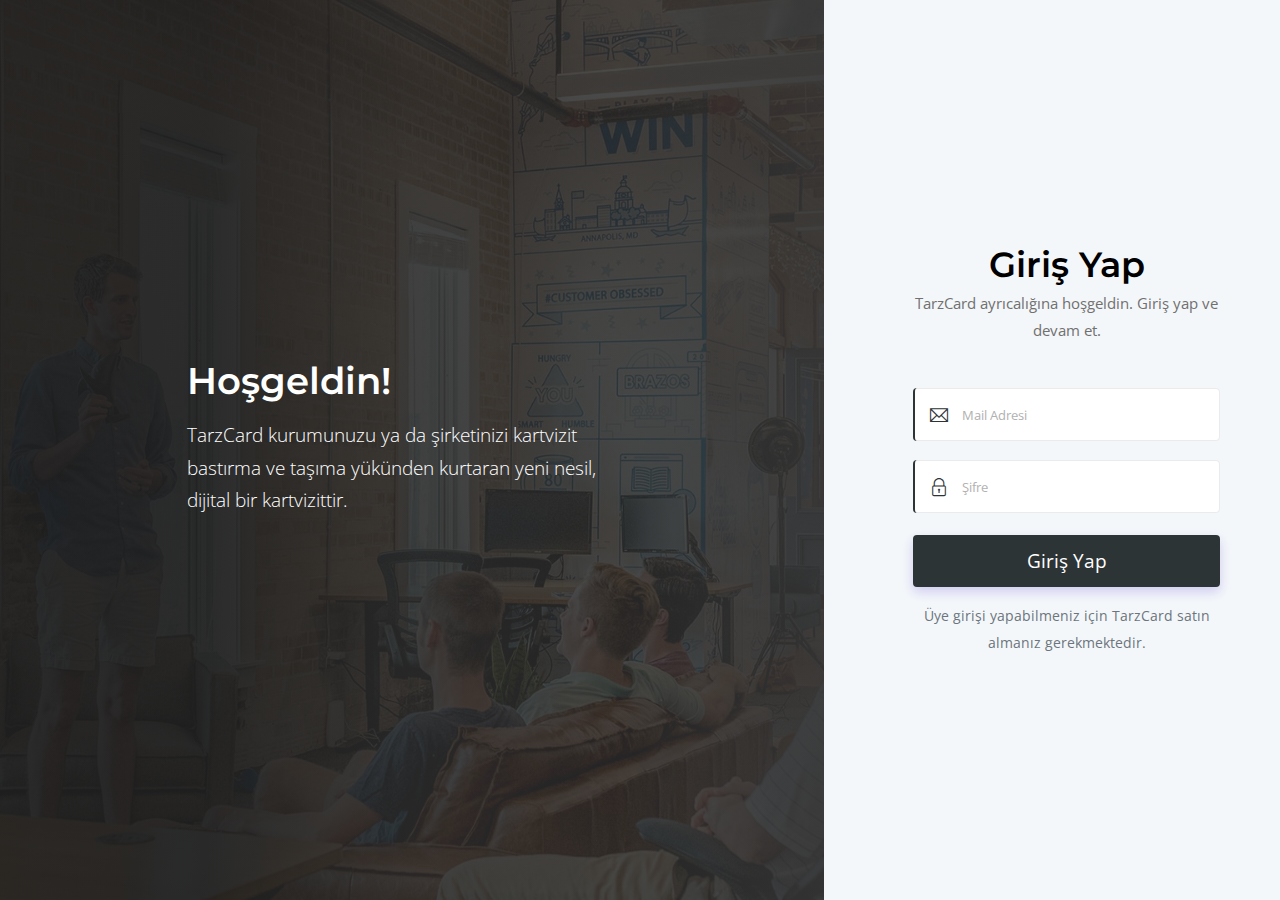
<file: TarzCard/tarzcard-web/login.html>
﻿<!doctype html>
<html lang="en">
<!-- Copied from https://appco.themetags.com/login.html by Cyotek WebCopy 1.7.0.600, 24 Aralık 2021 Cuma, 13:18:02 -->
<head>
    <meta charset="utf-8">
    <meta http-equiv="X-UA-Compatible" content="IE=edge">
    <meta name="viewport" content="width=device-width, initial-scale=1, shrink-to-fit=no">

    <!-- SEO Meta description -->
    <meta name="description" content="AppCo app landing page template or product landing page template helps you easily create websites for your app or product,  landing page template form promotion and many more.">
    <meta name="author" content="ThemeTags">

    <!-- OG Meta Tags to improve the way the post looks when you share the page on LinkedIn, Facebook, Google+ -->
    <meta property="og:site_name" content=""> <!-- website name -->
    <meta property="og:site" content=""> <!-- website link -->
    <meta property="og:title" content=""> <!-- title shown in the actual shared post -->
    <meta property="og:description" content=""> <!-- description shown in the actual shared post -->
    <meta property="og:image" content=""> <!-- image link, make sure it's jpg -->
    <meta property="og:url" content=""> <!-- where do you want your post to link to -->
    <meta property="og:type" content="article">

    <!--title-->
    <title>TarzCard | Giriş Yap</title>

    <!--favicon icon-->
    <link rel="icon" href="img/favicon.png" type="image/png" sizes="16x16">

    <!--google fonts-->
    <link href="https://fonts.googleapis.com/css?family=Montserrat:400,500,600,700%7COpen+Sans&display=swap" rel="stylesheet">

    <!--Bootstrap css-->
    <link rel="stylesheet" href="css/bootstrap.min.css">
    <!--Magnific popup css-->
    <link rel="stylesheet" href="css/magnific-popup.css">
    <!--Themify icon css-->
    <link rel="stylesheet" href="css/themify-icons.css">
    <!--animated css-->
    <link rel="stylesheet" href="css/animate.min.css">

    <!--Owl carousel css-->
    <link rel="stylesheet" href="css/owl.carousel.min.css">
    <link rel="stylesheet" href="css/owl.theme.default.min.css">
    <!--custom css-->
    <link rel="stylesheet" href="css/style.css">
    <!--responsive css-->
    <link rel="stylesheet" href="css/responsive.css">

</head>
<body>

<!--body content wrap start-->
<div class="main">

    <!--hero section start-->
    <section class="hero-section full-screen gray-light-bg">
        <div class="container-fluid">
            <div class="row align-items-center justify-content-center">

                <div class="col-12 col-md-7 col-lg-6 col-xl-8 d-none d-lg-block">
                    <!-- Image -->
                    <div class="bg-cover vh-100 ml-n3 background-img" style="background-image: url(img/hero-bg-1.jpg);">
                        <div class="position-absolute login-signup-content">
                            <div class="position-relative text-white col-md-12 col-lg-7">
                                <h2 class="text-white">Hoşgeldin!</h2>
                                <p class="lead">TarzCard kurumunuzu ya da şirketinizi kartvizit bastırma ve taşıma yükünden kurtaran yeni nesil, dijital bir kartvizittir.</p>
                            </div>
                        </div>
                    </div>
                </div>
                <div class="col-12 col-md-6 col-lg-6 col-xl-4">
                    <div class="login-signup-wrap px-4 px-lg-5 my-5">
                        <!-- Heading -->
                        <h1 class="text-center mb-1">
                            Giriş Yap
                        </h1>
                        <p class="text-center mb-5">
                            TarzCard ayrıcalığına hoşgeldin. Giriş yap ve devam et.
                        </p>

                        <!--login form-->
                        <form class="login-signup-form">
                            <div class="form-group">

                                <div class="input-group input-group-merge">
                                    <div class="input-icon">
                                        <span class="ti-email color-primary"></span>
                                    </div>
                                    <input type="email" class="form-control" placeholder="Mail Adresi">
                                </div>
                            </div>
                            <!-- Password -->
                            <div class="form-group">
                                <div class="row">
                                    <div class="col">

                                    </div>
                                    <div class="col-auto">
                                        <a href="password-reset.html" class="form-text small text-muted">

                                        </a>
                                    </div>
                                </div>
                                <div class="input-group input-group-merge">
                                    <div class="input-icon">
                                        <span class="ti-lock color-primary"></span>
                                    </div>
                                    <input type="password" class="form-control" placeholder="Şifre">
                                </div>
                            </div>

                            <!-- Submit -->
                            <button class="btn btn-lg btn-block solid-btn border-radius mt-4 mb-3">
                                Giriş Yap
                            </button>

                            <!-- Link -->
                            <p class="text-center">
                                <small class="text-muted text-center">
                                    Üye girişi yapabilmeniz için TarzCard satın almanız gerekmektedir.
                                </small>
                            </p>

                        </form>
                    </div>
                </div>
            </div> <!-- / .row -->
        </div>
    </section>
    <!--hero section end-->

</div>
<!--body content wrap end-->

<!--jQuery-->
<script src="js/jquery-3.5.0.min.js"></script>
<!--Popper js-->
<script src="js/popper.min.js"></script>
<!--Bootstrap js-->
<script src="js/bootstrap.min.js"></script>
<!--Magnific popup js-->
<script src="js/jquery.magnific-popup.min.js"></script>
<!--jquery easing js-->
<script src="js/jquery.easing.min.js"></script>

<!--wow js-->
<script src="js/wow.min.js"></script>
<!--owl carousel js-->
<script src="js/owl.carousel.min.js"></script>
<!--countdown js-->
<script src="js/jquery.countdown.min.js"></script>
<!--custom js-->
<script src="js/scripts.js"></script>
</body>
<!-- Copied from https://appco.themetags.com/login.html by Cyotek WebCopy 1.7.0.600, 24 Aralık 2021 Cuma, 13:18:02 -->
</html>
</file>
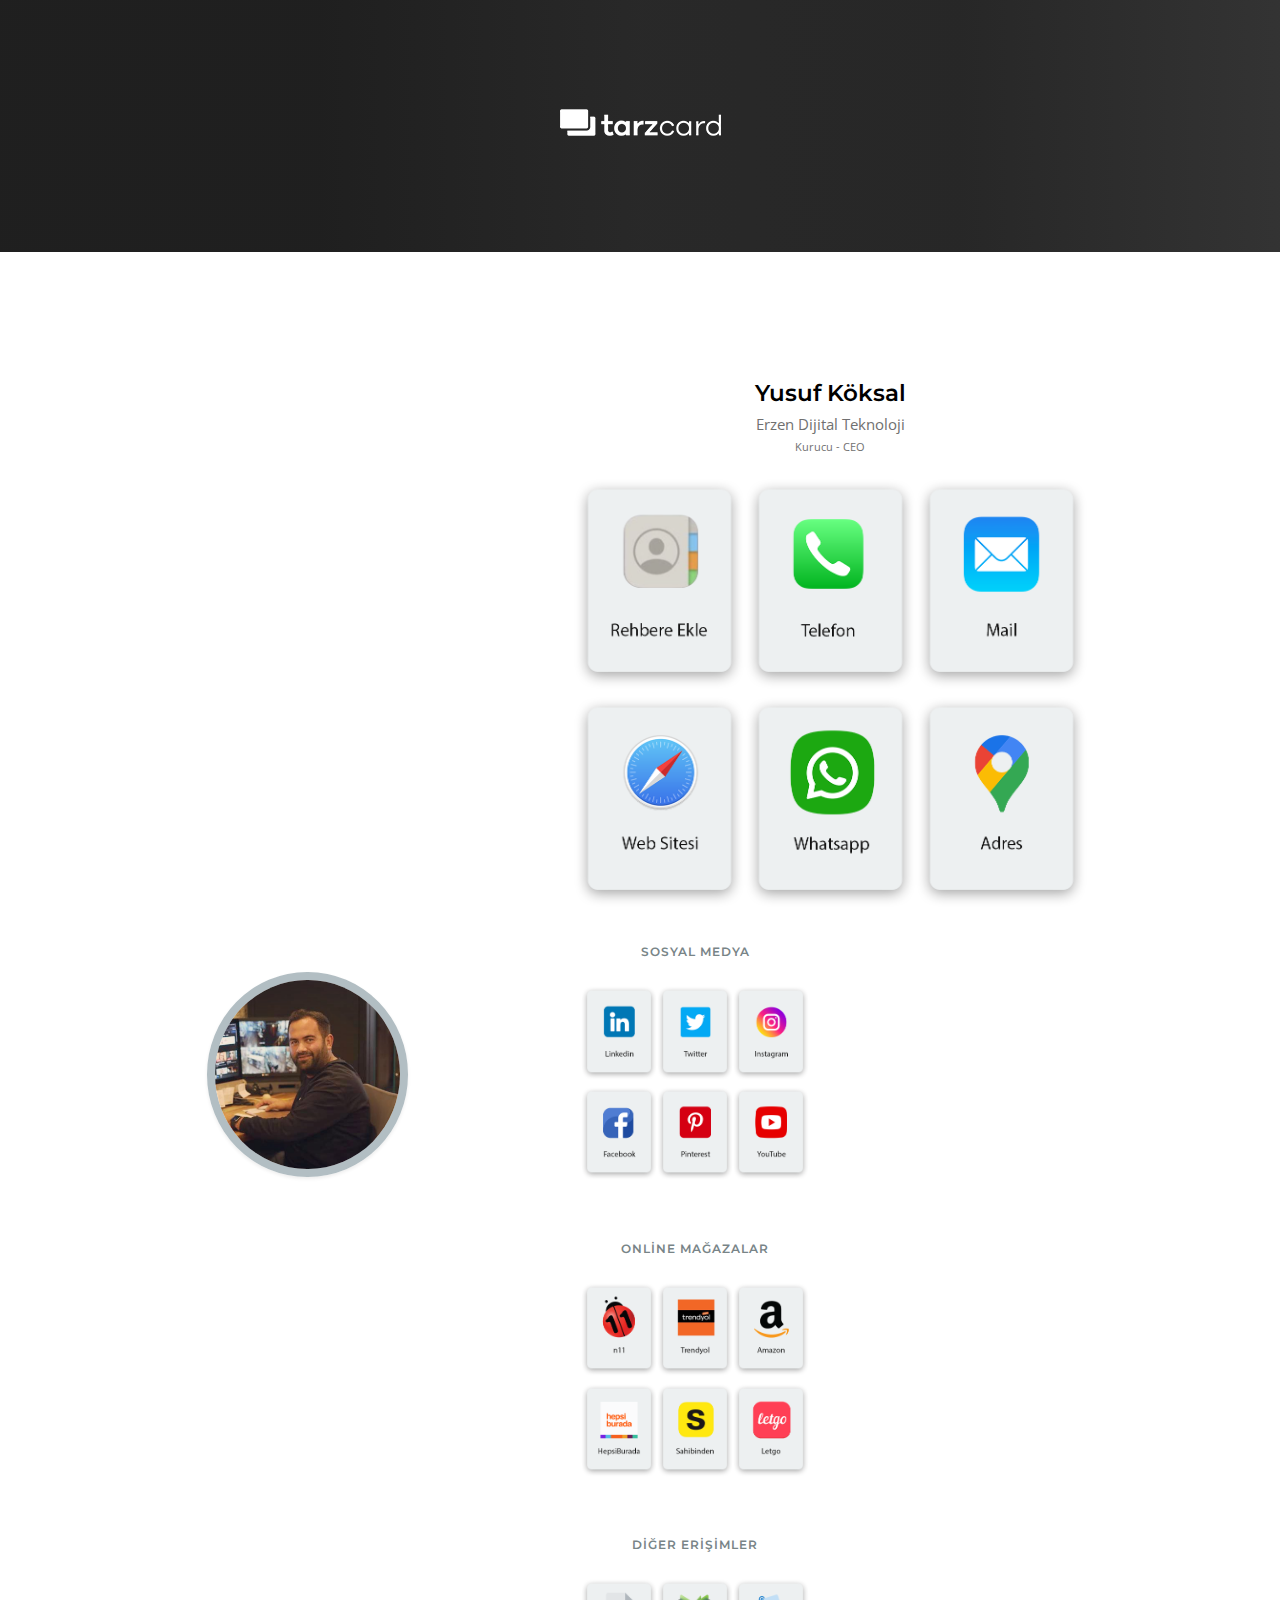
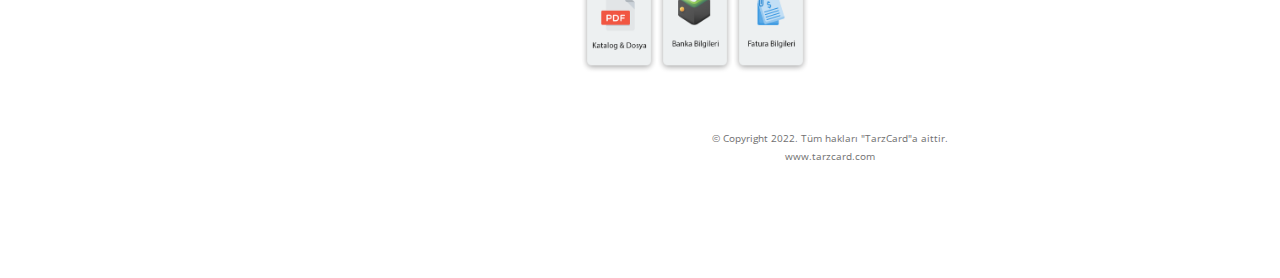
<file: TarzCard/tarzcard-web/profile.html>
﻿<!doctype html>
<html lang="en">

<head>
    <meta charset="utf-8">
    <meta http-equiv="X-UA-Compatible" content="IE=edge">
    <meta name="viewport" content="width=device-width, initial-scale=1, shrink-to-fit=no">

    <!-- SEO Meta description -->
    <meta name="description" content="AppCo App Landing Page Template. agency landing page template helps you easily create websites for your business, marketing landing page template form promotion and many more.">
    <meta name="author" content="ThemeTags">

    <!-- OG Meta Tags to improve the way the post looks when you share the page on LinkedIn, Facebook, Google+ -->
    <meta property="og:site_name" content=""> <!-- website name -->
    <meta property="og:site" content=""> <!-- website link -->
    <meta property="og:title" content=""> <!-- title shown in the actual shared post -->
    <meta property="og:description" content=""> <!-- description shown in the actual shared post -->
    <meta property="og:image" content=""> <!-- image link, make sure it's jpg -->
    <meta property="og:url" content=""> <!-- where do you want your post to link to -->
    <meta property="og:type" content="article">

    <!--title-->
    <title>TarzCard - Senin Tarzın Senin Kartın</title>

    <!--favicon icon-->
    <link rel="icon" href="img/favicon.png" type="image/png" sizes="16x16">

    <!--google fonts-->
    <link href="https://fonts.googleapis.com/css?family=Montserrat:400,500,600,700%7COpen+Sans&display=swap" rel="stylesheet">
    <link href="https://fonts.googleapis.com/icon?family=Material+Icons" rel="stylesheet">
    <link rel="stylesheet" href="https://use.fontawesome.com/releases/v5.6.3/css/all.css" integrity="sha384-UHRtZLI+pbxtHCWp1t77Bi1L4ZtiqrqD80Kn4Z8NTSRyMA2Fd33n5dQ8lWUE00s/" crossorigin="anonymous">
    <!--Bootstrap css-->
    <link rel="stylesheet" href="css/bootstrap.min.css">
    <!--Magnific popup css-->
    <link rel="stylesheet" href="css/magnific-popup.css">
    <!--Themify icon css-->
    <link rel="stylesheet" href="css/themify-icons.css">
    <!--animated css-->
    <link rel="stylesheet" href="css/animate.min.css">

    <!--Owl carousel css-->
    <link rel="stylesheet" href="css/owl.carousel.min.css">
    <link rel="stylesheet" href="css/owl.theme.default.min.css">
    <!--custom css-->
    <link rel="stylesheet" href="css/style.css">
    <!--responsive css-->
    <link rel="stylesheet" href="css/responsive.css">

</head>
<body>



<!--body content wrap start-->
<div class="main">

    <!--hero section start-->
    <section class="hero-section ptb-100 background-img" style="background: url('img/bg.jpg')no-repeat center center / cover">
        <div class="container">
            <div class="row align-items-center justify-content-center">
                <div class="col-md-9 col-lg-7">
                    <div class="page-header-content text-white text-center pt-sm-5 pt-md-5 pt-lg-0">
                        <a href="http://tarzcard.com"><img src="img/logo-white-1x.png"></a>
                    </div>
                </div>
            </div>
        </div>
    </section>
    <!--hero section end-->
<br>

    <!--team single section start-->
  <center>  <section class="team-single-section ptb-100">
        <div class="container">
            <div class="row align-items-center">
                <div class="col-md-12 col-sm-12 col-lg-5">
                    <div class="team-single-img" style="width:45%; height:auto;">
                        <img src="img/team-1.png" alt="member" class="img-fluid-profil rounded shadow-sm" style="border-radius: 50% !important;">
                    </div>
                </div>
                <div class="col-md-12 col-sm-12 col-lg-6">
                    <div class="team-single-text">
                        <div class="team-name mb-4">
                            <h4 class="mb-1">Yusuf Köksal</h4>
                            <span>Erzen Dijital Teknoloji</span>
                            <p style="font-size:11px;">Kurucu - CEO</p>
                        </div>
<table style="width:95%;">
  <tr>
    <th><img src="img/icons/rehbereekle.png" width="100%"></th>
    <th><img src="img/icons/telefon.png" width="100%"></th>
    <th><img src="img/icons/mailadresi.png" width="100%"></th>
  </tr>
  <tr>
    <th><img src="img/icons/websitesi.png" width="100%"></th>
    <th><img src="img/icons/whatsapp.png" width="100%"></th>
    <th><img src="img/icons/adres.png" width="100%"></th>
  </tr>
</table><br>

<div class="container">
  <div class="row align-items-center">
    <div class="col-md-12 col-sm-12 col-lg-6">

      <aside class="widget widget-categories">
          <center><div class="widget-title">

              <h6><center>SOSYAL MEDYA</center></h6>
          </div></center>
          <table style="width:95%;">
            <tr>
              <th><img src="img/icons/linkedin.png" width="100%"></th>
              <th><img src="img/icons/twitter.png" width="100%"></th>
              <th><img src="img/icons/instagram.png" width="100%"></th>
            </tr>
            <tr>
              <th><img src="img/icons/facebook.png" width="100%"></th>
              <th><img src="img/icons/pinterest.png" width="100%"></th>
              <th><img src="img/icons/youtube.png" width="100%"></th>
            </tr>
          </table>
      </aside>
    </div>
  </div>
</div>

<div class="container">
  <div class="row align-items-center">
    <div class="col-md-12 col-sm-12 col-lg-6">

      <aside class="widget widget-categories">
          <center><div class="widget-title">

              <h6><center>ONLİNE MAĞAZALAR</center></h6>
          </div></center>
          <table style="width:95%;">
            <tr>
              <th><img src="img/icons/n11.png" width="100%"></th>
              <th><img src="img/icons/trendyol.png" width="100%"></th>
              <th><img src="img/icons/amazon.png" width="100%"></th>
            </tr>
            <tr>
              <th><img src="img/icons/hepsiburada.png" width="100%"></th>
              <th><img src="img/icons/sahibinden.png" width="100%"></th>
              <th><img src="img/icons/letgo.png" width="100%"></th>
            </tr>
          </table>
      </aside>
    </div>
  </div>
</div>

<div class="container">
  <div class="row align-items-center">
    <div class="col-md-12 col-sm-12 col-lg-6">

      <aside class="widget widget-categories">
          <center><div class="widget-title">

              <h6><center>DİĞER ERİŞİMLER</center></h6>
          </div></center>
          <table style="width:95%;">
            <tr>
              <th><img src="img/icons/dosya.png" width="100%"></th>
              <th><img src="img/icons/bankabilgileri.png" width="100%"></th>
              <th><img src="img/icons/faturabilgileri.png" width="100%"></th>
            </tr>

          </table>
      </aside>
    </div>
  </div>
</div>

                        <center><p style="font-size:10px;">© Copyright 2022. Tüm hakları "TarzCard"a aittir. <br> www.tarzcard.com</p></center>

                    </div>
                </div>
            </div>

        </div>
    </section>
    <!--team single section end-->


</div>
<!--body content wrap end-->


<!--jQuery-->
<script src="js/jquery-3.5.0.min.js"></script>
<!--Popper js-->
<script src="js/popper.min.js"></script>
<!--Bootstrap js-->
<script src="js/bootstrap.min.js"></script>
<!--Magnific popup js-->
<script src="js/jquery.magnific-popup.min.js"></script>
<!--jquery easing js-->
<script src="js/jquery.easing.min.js"></script>

<!--wow js-->
<script src="js/wow.min.js"></script>
<!--owl carousel js-->
<script src="js/owl.carousel.min.js"></script>
<!--countdown js-->
<script src="js/jquery.countdown.min.js"></script>
<!--custom js-->
<script src="js/scripts.js"></script>
</body>
<!-- Copied from https://appco.themetags.com/team-single.html by Cyotek WebCopy 1.7.0.600, 24 Aralık 2021 Cuma, 13:18:02 -->
</html>
</file>
<file: TarzCard/tarzcard-web/css/themify-icons.css>
@font-face {
	font-family: 'themify';
	src:url('../fonts/themify.eot');
	src:url('../fonts/themify-1.eot') format('embedded-opentype'),
		url('../fonts/themify.woff') format('woff'),
		url('../fonts/themify.ttf') format('truetype'),
		url('../fonts/themify.svg') format('svg');
	font-weight: normal;
	font-style: normal;
}

[class^="ti-"], [class*=" ti-"] {
	font-family: 'themify';
	speak: none;
	font-style: normal;
	font-weight: normal;
	font-variant: normal;
	text-transform: none;
	line-height: 1;

	/* Better Font Rendering =========== */
	-webkit-font-smoothing: antialiased;
	-moz-osx-font-smoothing: grayscale;
}

.ti-wand:before {
	content: "\e600";
}
.ti-volume:before {
	content: "\e601";
}
.ti-user:before {
	content: "\e602";
}
.ti-unlock:before {
	content: "\e603";
}
.ti-unlink:before {
	content: "\e604";
}
.ti-trash:before {
	content: "\e605";
}
.ti-thought:before {
	content: "\e606";
}
.ti-target:before {
	content: "\e607";
}
.ti-tag:before {
	content: "\e608";
}
.ti-tablet:before {
	content: "\e609";
}
.ti-star:before {
	content: "\e60a";
}
.ti-spray:before {
	content: "\e60b";
}
.ti-signal:before {
	content: "\e60c";
}
.ti-shopping-cart:before {
	content: "\e60d";
}
.ti-shopping-cart-full:before {
	content: "\e60e";
}
.ti-settings:before {
	content: "\e60f";
}
.ti-search:before {
	content: "\e610";
}
.ti-zoom-in:before {
	content: "\e611";
}
.ti-zoom-out:before {
	content: "\e612";
}
.ti-cut:before {
	content: "\e613";
}
.ti-ruler:before {
	content: "\e614";
}
.ti-ruler-pencil:before {
	content: "\e615";
}
.ti-ruler-alt:before {
	content: "\e616";
}
.ti-bookmark:before {
	content: "\e617";
}
.ti-bookmark-alt:before {
	content: "\e618";
}
.ti-reload:before {
	content: "\e619";
}
.ti-plus:before {
	content: "\e61a";
}
.ti-pin:before {
	content: "\e61b";
}
.ti-pencil:before {
	content: "\e61c";
}
.ti-pencil-alt:before {
	content: "\e61d";
}
.ti-paint-roller:before {
	content: "\e61e";
}
.ti-paint-bucket:before {
	content: "\e61f";
}
.ti-na:before {
	content: "\e620";
}
.ti-mobile:before {
	content: "\e621";
}
.ti-minus:before {
	content: "\e622";
}
.ti-medall:before {
	content: "\e623";
}
.ti-medall-alt:before {
	content: "\e624";
}
.ti-marker:before {
	content: "\e625";
}
.ti-marker-alt:before {
	content: "\e626";
}
.ti-arrow-up:before {
	content: "\e627";
}
.ti-arrow-right:before {
	content: "\e628";
}
.ti-arrow-left:before {
	content: "\e629";
}
.ti-arrow-down:before {
	content: "\e62a";
}
.ti-lock:before {
	content: "\e62b";
}
.ti-location-arrow:before {
	content: "\e62c";
}
.ti-link:before {
	content: "\e62d";
}
.ti-layout:before {
	content: "\e62e";
}
.ti-layers:before {
	content: "\e62f";
}
.ti-layers-alt:before {
	content: "\e630";
}
.ti-key:before {
	content: "\e631";
}
.ti-import:before {
	content: "\e632";
}
.ti-image:before {
	content: "\e633";
}
.ti-heart:before {
	content: "\e634";
}
.ti-heart-broken:before {
	content: "\e635";
}
.ti-hand-stop:before {
	content: "\e636";
}
.ti-hand-open:before {
	content: "\e637";
}
.ti-hand-drag:before {
	content: "\e638";
}
.ti-folder:before {
	content: "\e639";
}
.ti-flag:before {
	content: "\e63a";
}
.ti-flag-alt:before {
	content: "\e63b";
}
.ti-flag-alt-2:before {
	content: "\e63c";
}
.ti-eye:before {
	content: "\e63d";
}
.ti-export:before {
	content: "\e63e";
}
.ti-exchange-vertical:before {
	content: "\e63f";
}
.ti-desktop:before {
	content: "\e640";
}
.ti-cup:before {
	content: "\e641";
}
.ti-crown:before {
	content: "\e642";
}
.ti-comments:before {
	content: "\e643";
}
.ti-comment:before {
	content: "\e644";
}
.ti-comment-alt:before {
	content: "\e645";
}
.ti-close:before {
	content: "\e646";
}
.ti-clip:before {
	content: "\e647";
}
.ti-angle-up:before {
	content: "\e648";
}
.ti-angle-right:before {
	content: "\e649";
}
.ti-angle-left:before {
	content: "\e64a";
}
.ti-angle-down:before {
	content: "\e64b";
}
.ti-check:before {
	content: "\e64c";
}
.ti-check-box:before {
	content: "\e64d";
}
.ti-camera:before {
	content: "\e64e";
}
.ti-announcement:before {
	content: "\e64f";
}
.ti-brush:before {
	content: "\e650";
}
.ti-briefcase:before {
	content: "\e651";
}
.ti-bolt:before {
	content: "\e652";
}
.ti-bolt-alt:before {
	content: "\e653";
}
.ti-blackboard:before {
	content: "\e654";
}
.ti-bag:before {
	content: "\e655";
}
.ti-move:before {
	content: "\e656";
}
.ti-arrows-vertical:before {
	content: "\e657";
}
.ti-arrows-horizontal:before {
	content: "\e658";
}
.ti-fullscreen:before {
	content: "\e659";
}
.ti-arrow-top-right:before {
	content: "\e65a";
}
.ti-arrow-top-left:before {
	content: "\e65b";
}
.ti-arrow-circle-up:before {
	content: "\e65c";
}
.ti-arrow-circle-right:before {
	content: "\e65d";
}
.ti-arrow-circle-left:before {
	content: "\e65e";
}
.ti-arrow-circle-down:before {
	content: "\e65f";
}
.ti-angle-double-up:before {
	content: "\e660";
}
.ti-angle-double-right:before {
	content: "\e661";
}
.ti-angle-double-left:before {
	content: "\e662";
}
.ti-angle-double-down:before {
	content: "\e663";
}
.ti-zip:before {
	content: "\e664";
}
.ti-world:before {
	content: "\e665";
}
.ti-wheelchair:before {
	content: "\e666";
}
.ti-view-list:before {
	content: "\e667";
}
.ti-view-list-alt:before {
	content: "\e668";
}
.ti-view-grid:before {
	content: "\e669";
}
.ti-uppercase:before {
	content: "\e66a";
}
.ti-upload:before {
	content: "\e66b";
}
.ti-underline:before {
	content: "\e66c";
}
.ti-truck:before {
	content: "\e66d";
}
.ti-timer:before {
	content: "\e66e";
}
.ti-ticket:before {
	content: "\e66f";
}
.ti-thumb-up:before {
	content: "\e670";
}
.ti-thumb-down:before {
	content: "\e671";
}
.ti-text:before {
	content: "\e672";
}
.ti-stats-up:before {
	content: "\e673";
}
.ti-stats-down:before {
	content: "\e674";
}
.ti-split-v:before {
	content: "\e675";
}
.ti-split-h:before {
	content: "\e676";
}
.ti-smallcap:before {
	content: "\e677";
}
.ti-shine:before {
	content: "\e678";
}
.ti-shift-right:before {
	content: "\e679";
}
.ti-shift-left:before {
	content: "\e67a";
}
.ti-shield:before {
	content: "\e67b";
}
.ti-notepad:before {
	content: "\e67c";
}
.ti-server:before {
	content: "\e67d";
}
.ti-quote-right:before {
	content: "\e67e";
}
.ti-quote-left:before {
	content: "\e67f";
}
.ti-pulse:before {
	content: "\e680";
}
.ti-printer:before {
	content: "\e681";
}
.ti-power-off:before {
	content: "\e682";
}
.ti-plug:before {
	content: "\e683";
}
.ti-pie-chart:before {
	content: "\e684";
}
.ti-paragraph:before {
	content: "\e685";
}
.ti-panel:before {
	content: "\e686";
}
.ti-package:before {
	content: "\e687";
}
.ti-music:before {
	content: "\e688";
}
.ti-music-alt:before {
	content: "\e689";
}
.ti-mouse:before {
	content: "\e68a";
}
.ti-mouse-alt:before {
	content: "\e68b";
}
.ti-money:before {
	content: "\e68c";
}
.ti-microphone:before {
	content: "\e68d";
}
.ti-menu:before {
	content: "\e68e";
}
.ti-menu-alt:before {
	content: "\e68f";
}
.ti-map:before {
	content: "\e690";
}
.ti-map-alt:before {
	content: "\e691";
}
.ti-loop:before {
	content: "\e692";
}
.ti-location-pin:before {
	content: "\e693";
}
.ti-list:before {
	content: "\e694";
}
.ti-light-bulb:before {
	content: "\e695";
}
.ti-Italic:before {
	content: "\e696";
}
.ti-info:before {
	content: "\e697";
}
.ti-infinite:before {
	content: "\e698";
}
.ti-id-badge:before {
	content: "\e699";
}
.ti-hummer:before {
	content: "\e69a";
}
.ti-home:before {
	content: "\e69b";
}
.ti-help:before {
	content: "\e69c";
}
.ti-headphone:before {
	content: "\e69d";
}
.ti-harddrives:before {
	content: "\e69e";
}
.ti-harddrive:before {
	content: "\e69f";
}
.ti-gift:before {
	content: "\e6a0";
}
.ti-game:before {
	content: "\e6a1";
}
.ti-filter:before {
	content: "\e6a2";
}
.ti-files:before {
	content: "\e6a3";
}
.ti-file:before {
	content: "\e6a4";
}
.ti-eraser:before {
	content: "\e6a5";
}
.ti-envelope:before {
	content: "\e6a6";
}
.ti-download:before {
	content: "\e6a7";
}
.ti-direction:before {
	content: "\e6a8";
}
.ti-direction-alt:before {
	content: "\e6a9";
}
.ti-dashboard:before {
	content: "\e6aa";
}
.ti-control-stop:before {
	content: "\e6ab";
}
.ti-control-shuffle:before {
	content: "\e6ac";
}
.ti-control-play:before {
	content: "\e6ad";
}
.ti-control-pause:before {
	content: "\e6ae";
}
.ti-control-forward:before {
	content: "\e6af";
}
.ti-control-backward:before {
	content: "\e6b0";
}
.ti-cloud:before {
	content: "\e6b1";
}
.ti-cloud-up:before {
	content: "\e6b2";
}
.ti-cloud-down:before {
	content: "\e6b3";
}
.ti-clipboard:before {
	content: "\e6b4";
}
.ti-car:before {
	content: "\e6b5";
}
.ti-calendar:before {
	content: "\e6b6";
}
.ti-book:before {
	content: "\e6b7";
}
.ti-bell:before {
	content: "\e6b8";
}
.ti-basketball:before {
	content: "\e6b9";
}
.ti-bar-chart:before {
	content: "\e6ba";
}
.ti-bar-chart-alt:before {
	content: "\e6bb";
}
.ti-back-right:before {
	content: "\e6bc";
}
.ti-back-left:before {
	content: "\e6bd";
}
.ti-arrows-corner:before {
	content: "\e6be";
}
.ti-archive:before {
	content: "\e6bf";
}
.ti-anchor:before {
	content: "\e6c0";
}
.ti-align-right:before {
	content: "\e6c1";
}
.ti-align-left:before {
	content: "\e6c2";
}
.ti-align-justify:before {
	content: "\e6c3";
}
.ti-align-center:before {
	content: "\e6c4";
}
.ti-alert:before {
	content: "\e6c5";
}
.ti-alarm-clock:before {
	content: "\e6c6";
}
.ti-agenda:before {
	content: "\e6c7";
}
.ti-write:before {
	content: "\e6c8";
}
.ti-window:before {
	content: "\e6c9";
}
.ti-widgetized:before {
	content: "\e6ca";
}
.ti-widget:before {
	content: "\e6cb";
}
.ti-widget-alt:before {
	content: "\e6cc";
}
.ti-wallet:before {
	content: "\e6cd";
}
.ti-video-clapper:before {
	content: "\e6ce";
}
.ti-video-camera:before {
	content: "\e6cf";
}
.ti-vector:before {
	content: "\e6d0";
}
.ti-themify-logo:before {
	content: "\e6d1";
}
.ti-themify-favicon:before {
	content: "\e6d2";
}
.ti-themify-favicon-alt:before {
	content: "\e6d3";
}
.ti-support:before {
	content: "\e6d4";
}
.ti-stamp:before {
	content: "\e6d5";
}
.ti-split-v-alt:before {
	content: "\e6d6";
}
.ti-slice:before {
	content: "\e6d7";
}
.ti-shortcode:before {
	content: "\e6d8";
}
.ti-shift-right-alt:before {
	content: "\e6d9";
}
.ti-shift-left-alt:before {
	content: "\e6da";
}
.ti-ruler-alt-2:before {
	content: "\e6db";
}
.ti-receipt:before {
	content: "\e6dc";
}
.ti-pin2:before {
	content: "\e6dd";
}
.ti-pin-alt:before {
	content: "\e6de";
}
.ti-pencil-alt2:before {
	content: "\e6df";
}
.ti-palette:before {
	content: "\e6e0";
}
.ti-more:before {
	content: "\e6e1";
}
.ti-more-alt:before {
	content: "\e6e2";
}
.ti-microphone-alt:before {
	content: "\e6e3";
}
.ti-magnet:before {
	content: "\e6e4";
}
.ti-line-double:before {
	content: "\e6e5";
}
.ti-line-dotted:before {
	content: "\e6e6";
}
.ti-line-dashed:before {
	content: "\e6e7";
}
.ti-layout-width-full:before {
	content: "\e6e8";
}
.ti-layout-width-default:before {
	content: "\e6e9";
}
.ti-layout-width-default-alt:before {
	content: "\e6ea";
}
.ti-layout-tab:before {
	content: "\e6eb";
}
.ti-layout-tab-window:before {
	content: "\e6ec";
}
.ti-layout-tab-v:before {
	content: "\e6ed";
}
.ti-layout-tab-min:before {
	content: "\e6ee";
}
.ti-layout-slider:before {
	content: "\e6ef";
}
.ti-layout-slider-alt:before {
	content: "\e6f0";
}
.ti-layout-sidebar-right:before {
	content: "\e6f1";
}
.ti-layout-sidebar-none:before {
	content: "\e6f2";
}
.ti-layout-sidebar-left:before {
	content: "\e6f3";
}
.ti-layout-placeholder:before {
	content: "\e6f4";
}
.ti-layout-menu:before {
	content: "\e6f5";
}
.ti-layout-menu-v:before {
	content: "\e6f6";
}
.ti-layout-menu-separated:before {
	content: "\e6f7";
}
.ti-layout-menu-full:before {
	content: "\e6f8";
}
.ti-layout-media-right-alt:before {
	content: "\e6f9";
}
.ti-layout-media-right:before {
	content: "\e6fa";
}
.ti-layout-media-overlay:before {
	content: "\e6fb";
}
.ti-layout-media-overlay-alt:before {
	content: "\e6fc";
}
.ti-layout-media-overlay-alt-2:before {
	content: "\e6fd";
}
.ti-layout-media-left-alt:before {
	content: "\e6fe";
}
.ti-layout-media-left:before {
	content: "\e6ff";
}
.ti-layout-media-center-alt:before {
	content: "\e700";
}
.ti-layout-media-center:before {
	content: "\e701";
}
.ti-layout-list-thumb:before {
	content: "\e702";
}
.ti-layout-list-thumb-alt:before {
	content: "\e703";
}
.ti-layout-list-post:before {
	content: "\e704";
}
.ti-layout-list-large-image:before {
	content: "\e705";
}
.ti-layout-line-solid:before {
	content: "\e706";
}
.ti-layout-grid4:before {
	content: "\e707";
}
.ti-layout-grid3:before {
	content: "\e708";
}
.ti-layout-grid2:before {
	content: "\e709";
}
.ti-layout-grid2-thumb:before {
	content: "\e70a";
}
.ti-layout-cta-right:before {
	content: "\e70b";
}
.ti-layout-cta-left:before {
	content: "\e70c";
}
.ti-layout-cta-center:before {
	content: "\e70d";
}
.ti-layout-cta-btn-right:before {
	content: "\e70e";
}
.ti-layout-cta-btn-left:before {
	content: "\e70f";
}
.ti-layout-column4:before {
	content: "\e710";
}
.ti-layout-column3:before {
	content: "\e711";
}
.ti-layout-column2:before {
	content: "\e712";
}
.ti-layout-accordion-separated:before {
	content: "\e713";
}
.ti-layout-accordion-merged:before {
	content: "\e714";
}
.ti-layout-accordion-list:before {
	content: "\e715";
}
.ti-ink-pen:before {
	content: "\e716";
}
.ti-info-alt:before {
	content: "\e717";
}
.ti-help-alt:before {
	content: "\e718";
}
.ti-headphone-alt:before {
	content: "\e719";
}
.ti-hand-point-up:before {
	content: "\e71a";
}
.ti-hand-point-right:before {
	content: "\e71b";
}
.ti-hand-point-left:before {
	content: "\e71c";
}
.ti-hand-point-down:before {
	content: "\e71d";
}
.ti-gallery:before {
	content: "\e71e";
}
.ti-face-smile:before {
	content: "\e71f";
}
.ti-face-sad:before {
	content: "\e720";
}
.ti-credit-card:before {
	content: "\e721";
}
.ti-control-skip-forward:before {
	content: "\e722";
}
.ti-control-skip-backward:before {
	content: "\e723";
}
.ti-control-record:before {
	content: "\e724";
}
.ti-control-eject:before {
	content: "\e725";
}
.ti-comments-smiley:before {
	content: "\e726";
}
.ti-brush-alt:before {
	content: "\e727";
}
.ti-youtube:before {
	content: "\e728";
}
.ti-vimeo:before {
	content: "\e729";
}
.ti-twitter:before {
	content: "\e72a";
}
.ti-time:before {
	content: "\e72b";
}
.ti-tumblr:before {
	content: "\e72c";
}
.ti-skype:before {
	content: "\e72d";
}
.ti-share:before {
	content: "\e72e";
}
.ti-share-alt:before {
	content: "\e72f";
}
.ti-rocket:before {
	content: "\e730";
}
.ti-pinterest:before {
	content: "\e731";
}
.ti-new-window:before {
	content: "\e732";
}
.ti-microsoft:before {
	content: "\e733";
}
.ti-list-ol:before {
	content: "\e734";
}
.ti-linkedin:before {
	content: "\e735";
}
.ti-layout-sidebar-2:before {
	content: "\e736";
}
.ti-layout-grid4-alt:before {
	content: "\e737";
}
.ti-layout-grid3-alt:before {
	content: "\e738";
}
.ti-layout-grid2-alt:before {
	content: "\e739";
}
.ti-layout-column4-alt:before {
	content: "\e73a";
}
.ti-layout-column3-alt:before {
	content: "\e73b";
}
.ti-layout-column2-alt:before {
	content: "\e73c";
}
.ti-instagram:before {
	content: "\e73d";
}
.ti-google:before {
	content: "\e73e";
}
.ti-github:before {
	content: "\e73f";
}
.ti-flickr:before {
	content: "\e740";
}
.ti-facebook:before {
	content: "\e741";
}
.ti-dropbox:before {
	content: "\e742";
}
.ti-dribbble:before {
	content: "\e743";
}
.ti-apple:before {
	content: "\e744";
}
.ti-android:before {
	content: "\e745";
}
.ti-save:before {
	content: "\e746";
}
.ti-save-alt:before {
	content: "\e747";
}
.ti-yahoo:before {
	content: "\e748";
}
.ti-wordpress:before {
	content: "\e749";
}
.ti-vimeo-alt:before {
	content: "\e74a";
}
.ti-twitter-alt:before {
	content: "\e74b";
}
.ti-tumblr-alt:before {
	content: "\e74c";
}
.ti-trello:before {
	content: "\e74d";
}
.ti-stack-overflow:before {
	content: "\e74e";
}
.ti-soundcloud:before {
	content: "\e74f";
}
.ti-sharethis:before {
	content: "\e750";
}
.ti-sharethis-alt:before {
	content: "\e751";
}
.ti-reddit:before {
	content: "\e752";
}
.ti-pinterest-alt:before {
	content: "\e753";
}
.ti-microsoft-alt:before {
	content: "\e754";
}
.ti-linux:before {
	content: "\e755";
}
.ti-jsfiddle:before {
	content: "\e756";
}
.ti-joomla:before {
	content: "\e757";
}
.ti-html5:before {
	content: "\e758";
}
.ti-flickr-alt:before {
	content: "\e759";
}
.ti-email:before {
	content: "\e75a";
}
.ti-drupal:before {
	content: "\e75b";
}
.ti-dropbox-alt:before {
	content: "\e75c";
}
.ti-css3:before {
	content: "\e75d";
}
.ti-rss:before {
	content: "\e75e";
}
.ti-rss-alt:before {
	content: "\e75f";
}
</file>
<file: TarzCard/tarzcard-web/css/style.css>
/*================
 Template Name: AppCo App Landing Page Template
 Description: AppCo is app and product landing page template.
 Version: 1.0
 Author: https://themeforest.net/user/themetags
=======================*/

/*TABLE OF CONTENTS*/
/*=====================
01. RESET CSS
02. BASE TYPOGRAPHY
03. PRE DEFINE CLASS CSS
04. HEADER CSS
05. HERO SECTION CSS
06. PROMO SECTION CSS
07. ABOUT US CSS
08. FEATURE SECTION CSS
09. VIDEO PROMO CSS
10. COUNTER CSS
11. PRICING CSS
12. TESTIMONIAL CSS
13. CONTACT FORM CSS
14. FOOTER CSS
=======================*/


/* -----------------------------------------
			   01. RESET CSS
-------------------------------------------- */

/* http://meyerweb.com/eric/tools/css/reset/
   v2.0 | 20110126
   License: none (public domain)
*/

html, body, div, span, applet, object, iframe,
h1, h2, h3, h4, h5, h6, p, blockquote, pre,
a, abbr, acronym, address, big, cite, code,
del, dfn, em, img, ins, kbd, q, s, samp,
small, strike, strong, sub, sup, tt, var,
b, u, i, center,
dl, dt, dd, ol, ul, li,
fieldset, form, label, legend,
table, caption, tbody, tfoot, thead, tr, th, td,
article, aside, canvas, details, embed,
figure, figcaption, footer, header, hgroup,
menu, nav, output, ruby, section, summary,
time, mark, audio, video {
    margin: 0;
    padding: 0;
    border: 0;
    font-size: 100%;
    font: inherit;
    vertical-align: baseline;
}

/* HTML5 display-role reset for older browsers */
article, aside, details, figcaption, figure,
footer, header, hgroup, menu, nav, section {
    display: block;
}

body {
    line-height: 1;
}

ol, ul {
    list-style: none;
}

blockquote, q {
    quotes: none;
}

blockquote:before, blockquote:after,
q:before, q:after {
    content: '';
    content: none;
}

table {
    border-collapse: collapse;
    border-spacing: 0;
}
html{
    overflow-y: scroll;
    font-size: 15px;
}

/* -----------------------------------------
           02. BASE TYPOGRAPHY
-------------------------------------------- */

body, h1, .h1, h2, .h2, h3, .h3, h4, .h4, h5, .h5, h6, .h6, p, .navbar, .brand, .btn, .btn-simple, a, .td-name, td {
    -moz-osx-font-smoothing: grayscale;
    -webkit-font-smoothing: antialiased;
}

body {
    background-color: #ffffff;
    font-family: 'Open Sans', sans-serif;
    font-size: 1rem;
    color: #707070;
    font-weight: 400;
    line-height: 1.75;
}

p {
    margin-bottom: 1.25em;
}

h1, h2, h3, h4, h5 {
    margin: 0 0 1rem;
    font-family: 'Montserrat', sans-serif;
    font-weight: 600;
    line-height: 1.21;
    color: initial;
}

h1 {
    margin-top: 0;
    font-size: 3.052em;
}

h2 {
    font-size: 2.441em;
}

h3 {
    font-size: 1.953em;
}

h4 {
    font-size: 1.563em;
}

h5 {
    font-size: 1.25em;
}

small, .text_small {
    font-size: 0.8em;
}
a{
    text-decoration: none !important;
    background-color: transparent;
    transition: all .3s ease-in-out;
}
strong, b{
    font-weight: 500;
    font-family: 'Montserrat', sans-serif;
}


.badge {
    display: inline;
    padding: .25rem .5rem;
    font-size: 80%;
    font-weight: 700;
    font-family: 'Montserrat', sans-serif;
    line-height: 1;
    text-align: center;
    white-space: nowrap;
    vertical-align: baseline;
    border-radius: .375rem;
    transition: color .15s ease-in-out,background-color .15s ease-in-out,border-color .15s ease-in-out,box-shadow .15s ease-in-out;
}
.badge-pill {
    padding-right: .875em;
    padding-left: .875em;
    border-radius: 50rem;
}
/*========================================
        03. PRE DEFINE CLASS CSS
==========================================*/
.ptb-100{
    padding: 100px 0;
}
.pt-100{
    padding-top: 100px;
}
.pt-150{
    padding-top: 150px;
}
.pb-100{
    padding-bottom: 100px;
}
.ptb-60{
    padding: 60px 0;
}
.pt-60{
    padding-top:60px;
}
.pb-60{
    padding-bottom: 60px;
}
.mt--120{
    margin-top: -120px;
}
.gray-light-bg{
    background: #f4f7fa;
}
.primary-bg{
    background: #6730e3;
}
.secondary-bg{
    background: #9629e6;
}
.color-primary{
    color: #2d3436;
}
.color-secondary{
    color: #b2bec3;
}
.white-bg{
    background: #ffffff;
}

.bg-color-1{
    background: #399fb6;
}
.bg-color-2{
    background: #0ba077;
}
.bg-color-3{
    background: #6582ed;
}
.bg-color-4{
    background: #399fb6;
}

.icon-color-1{
    background: #b2bec3;
    color: #2d3436;
}
.icon-color-2{
    background: #b2bec3;
    color: #2d3436;
}
.icon-color-3{
    background: #b2bec3;
    color: #2d3436;
}
.icon-color-4{
    background: #b2bec3;
    color: #2d3436;
}
.icon-color-5{
    background: #b2bec3;
    color: #2d3436;
}
.icon-color-6{
    background: #b2bec3;
    color: #2d3436;
}

.outline-btn, .solid-btn, .primary-solid-btn{
    padding: 10px 25px;
    font-family: 'Open Sans', sans-serif
}

.primary-solid-btn{
    border-color: #202877;
    background: #202877;
    color: #ffffff;
}
.primary-solid-btn:hover{
    background: transparent;
    color: #081d43;
    border-color: #081d43;
}
.solid-btn{
    color: #fff;
    -webkit-box-shadow: 0 5px 12px 0 rgba(67,37,204,.2);
    box-shadow: 0 5px 12px 0 rgba(67,37,204,.2);
    background: #2d3436;
    border: 2px solid #2d3436;
    border-radius: 30px;
}

.solid-btn:hover{
    background: transparent;
    color: #2d3436;
    -webkit-box-shadow: none;
    box-shadow: none;
}

.outline-btn{
    border-radius: 30px;
    color: #2d3436;
    display: inline-block;
    border: 2px solid #2d3436;
}
.outline-btn:hover{
    color: #fff;
    background: #2d3436;
    -webkit-box-shadow: 0 20px 30px 0 rgba(67,37,204,.2);
    box-shadow: 0 20px 30px 0 rgba(67,37,204,.2);
}

.primary-bg h1, .primary-bg p{
    color: #fff;
}
.white-bg h1, .white-bg p{
    color: inherit;
}
.google-play-btn, .app-store-btn{
    padding: 12px 30px;
    font-family: 'Montserrat', sans-serif;
    font-weight: 700;
}
.google-play-btn{
    background: #ffffff;
    border-color: #ffffff;
    color: #6730e3;
    border-radius: 30px;
}
.google-play-btn:hover{
    background: transparent;
    color: #ffffff;
}
.app-store-btn{
    border-radius: 30px;
    color: #ffffff;
    border-color: #ffffff;
}
.app-store-btn:hover{
    background: #ffffff;
    color: #2d3436;
}

/*form field css*/
.form-control{
    border-color: #ebebeb;
    padding: .975rem 0.85rem;
    height: calc(2.98em + .75rem + 2px);
}
.form-control:focus{
    outline: none;
    box-shadow: none;
}

input[type]::-webkit-input-placeholder,
textarea::-webkit-input-placeholder,
select::-webkit-input-placeholder,
select.form-control.has-value{
    color: #b1b1b1 !important;
    font-size: 13px;
}

input[type]:-moz-placeholder,
textarea:-moz-placeholder,
select:-moz-placeholder,
select.form-control.has-value{
    /* Firefox 18- */
    color: #b1b1b1;
    font-size: 13px;
}

input[type]::-moz-placeholder,
textarea::-moz-placeholder,
select::-moz-placeholder,
select.form-control.has-value{
    /* Firefox 19+ */
    color: #b1b1b1;
    font-size: 13px;
}

input[type]:-ms-input-placeholder,
textarea:-ms-input-placeholder,
select:-ms-input-placeholder,
select.form-control.has-value{
    color: #b1b1b1;
    font-size: 13px;
}

.section-heading h2 span{
    font-weight: 400;
    font-size: 2rem;
}

span.sub-title{
    font-weight: 600;
    font-family: 'Montserrat', sans-serif;
}

/*=========================================
            04. HEADER CSS
============================================*/
.main-menu{
    position: inherit;
    top: inherit;
    left: inherit;
    right: inherit;
    width: auto;
    height: auto;
    transition: all .3s ease-in-out;
}
.main-menu ul{
    text-align: left;
    padding: 0;
    margin: 0;
}
.main-menu ul li{
    padding: 15px 0;
}
.main-menu ul li a span.badge.custom-nav-badge{
    position: absolute;
    top: 0;
    right: -15px;
}
.main-menu ul>li a{
    margin: 0 0 0 20px;
    font-size: 14px;
    color: #363232;
    display: block;
    font-weight: 400;
    background-color: transparent;
    border-radius: 0;
    padding: 0;
}
.main-menu ul>li .submenu{
    width: 250px;
    background-color: #f4f7fa;
    border: 1px solid #ebebeb;
    border-radius: 4px;
    position: absolute;
    top: 55px;
    left: -4.2em;
    right: 0;
    visibility: hidden;
    opacity: 0;
    transition: all .3s ease-in-out;
    transform: rotateX(-90deg) rotateY(0);
    transform-origin: 0 0;
    -webkit-box-shadow: 0 2px 8px rgba(0,0,0,.12);
    box-shadow: 0 2px 8px rgba(0,0,0,.12);
}
.main-menu ul>li .submenu.dropdown-menu{
    margin: 0;
    padding: 0;
}
.main-menu ul>li:hover .submenu{
    visibility: visible;
    opacity: 1;
    transform: rotateX(0) rotateY(0);
}
.dropdown:hover>.dropdown-menu {
    display: block;
}

.dropdown>.dropdown-toggle:active {
    pointer-events: none;
}
.main-menu ul>li .submenu> a{
    display: block;
    padding: 7px 15px;
    margin: 0;
    color: #363232;
}
.main-menu ul>li .submenu> a:hover{
    background: #ebebeb;
}
.main-menu ul>li .submenu> a:active{
    background: inherit;
}
.main-menu ul>li .submenu:before,
.main-menu ul>li .submenu:after{
    content: '';
    height: 0;
    width: 0;
    position: absolute;
    pointer-events: none;
    border: 12px solid transparent;
    border-bottom: 12px solid #f4f7fa;
    top: -25px;
    left: calc(50% - 12px);
}
.main-menu ul li.dropdown .dropdown-toggle::after{
    position: relative;
    top: 2px;
}
.navbar-brand{
    font-size: inherit;
    height: auto;
    padding: 0;
    margin-bottom: -8px;
}
.navbar-toggler{
    background: transparent;
    padding: .5rem .75rem;
    font-size: inherit;
    transition: all .3s ease-in-out;
}

.navbar-toggler span{
    color: #ffffff;
    opacity: 0.8;
    font-size: 17px;
}
.navbar-toggler:focus, .navbar-toggler:hover{
    outline: none;
    opacity: 1;
}
.custom-nav ul li a{
    color: #fafafa;
    opacity: 0.8;
}
.affix {
    background-color: #202877;
    -webkit-transition:padding 0.2s ease-out;
    -moz-transition:padding 0.2s ease-out;
    -o-transition:padding 0.2s ease-out;
    transition:padding 0.2s ease-out;
}
.white-bg.affix, .custom-nav.affix{
    background: #ffffff;
    border-bottom: 1px solid #ebebeb;
}

.white-bg.affix ul li a{
    color: #081d43 !important;
    opacity: 0.8;
}
.white-bg.custom-nav ul li a:hover{
    opacity: 1;
}
.bg-transparent ul li a{
    color: #ffffff;
    opacity: 0.8;
}
.bg-transparent ul li a:hover, .white-bg.affix ul li a:hover{
    opacity: 1;
}
.bg-transparent.affix{
    background-image: linear-gradient(to right, rgba(32, 32, 32, 1), rgba(32, 32, 32, 1), rgba(43, 43, 43, 1), rgba(43, 43, 43, 1), rgba(53, 53, 53, 1)) !important;
}
.navbar{
    transition: all .3s ease-in-out;
}
@media (min-width: 320px) and (max-width: 992px){
    .navbar{
        background: #000 !important;
        padding: .95rem 1rem;
    }

    .white-bg.affix, .custom-nav.affix, .navbar.white-bg{
        background: #ffffff !important;
        border-bottom: 1px solid #ebebeb;
    }
    .white-bg.custom-nav ul li a, .custom-nav ul li a{
        color: #081d43 !important;
    }
    .white-bg.navbar .navbar-toggler span{
        color: #202877;
    }

    .main-menu ul>li .submenu{
        left: 0;
        top: 10px;
        position: relative;
    }
    .main-menu ul li{
        padding: 15px 0 0;
    }
    .main-menu ul>li a{
        margin: 0;
    }
    .main-menu ul>li .submenu:before, .main-menu ul>li .submenu:after{
        left: 15px;
    }

    .ptb-100{
        padding: 0px 0;
    }
    .pt-100{
        padding-top: 55px;
    }
    .pb-100{
        padding-bottom: 55px;
    }
}

@media (min-width: 992px){
    .navbar{
        border-bottom: 1px solid rgba(0, 0, 0, 0);
        background: transparent;
        -o-transition: border-bottom .3s ease-in-out,background .3s ease-in-out,padding .3s ease-in-out;
        -webkit-transition: border-bottom .3s ease-in-out,background .3s ease-in-out,padding .3s ease-in-out;
        -moz-transition: border-bottom .3s ease-in-out,background .3s ease-in-out,padding .3s ease-in-out;
        transition: border-bottom .3s ease-in-out,background .3s ease-in-out,padding .3s ease-in-out;
        -webkit-backface-visibility: hidden;
    }
}

/*=========================================
            05. HERO SECTION CSS
============================================*/
.z--1 {
    z-index: -1;
}

.fit-cover {
    top: 0;
    left: 0;
    right: 0;
    bottom: 0;
    -o-object-fit: cover;
    object-fit: cover;
}
.min-vh-100 {
    min-height: 100vh !important;
}
.hero-animation-img, .hero-content-left{
    position: relative;
    z-index: 2;
}


.hero-content-left h1{
    font-weight: 500;
    font-size: 42px;
    line-height: 60px;
}
.hero-content-left h1 span{
    font-weight: 700;
}
@media (min-width: 992px){
    .hero-animation-img {
        position: relative;
        display: block;
        width: 100%;
    }

    .animation-one {
        -webkit-animation: move-one 7s ease-in-out infinite;
        animation: move-one 7s ease-in-out infinite;
    }
    @keyframes move-one {
        0% {
            -webkit-transform: translateX(0) translateY(5px);
            transform: translateX(0) translateY(5px)
        }
        50% {
            -webkit-transform: translateX(0) translateY(-5px);
            transform: translateX(0) translateY(-5px)
        }
        100% {
            -webkit-transform: translateX(0) translateY(5px);
            transform: translateX(0) translateY(5px)
        }
    }
    @-webkit-keyframes move-one {
        0% {
            -webkit-transform: translateX(0) translateY(5px);
            transform: translateX(0) translateY(5px)
        }
        50% {
            -webkit-transform: translateX(0) translateY(-5px);
            transform: translateX(0) translateY(-5px)
        }
        100% {
            -webkit-transform: translateX(0) translateY(5px);
            transform: translateX(0) translateY(5px)
        }
    }

    .animation-two {
        position: absolute;
        bottom: -10px;
        -webkit-animation: move-two 8s ease-in-out infinite;
        animation: move-two 8s ease-in-out infinite;
    }
    @-webkit-keyframes move-two {
        0% {
            -webkit-transform: translateX(-25px) translateY(-225px);
            transform: translateX(-25px) translateY(-225px)
        }
        50% {
            -webkit-transform: translateX(-25px) translateY(-205px);
            transform: translateX(-25px) translateY(-205px)
        }
        100% {
            -webkit-transform: translateX(-25px) translateY(-225px);
            transform: translateX(-25px) translateY(-225px)
        }
    }
    @keyframes move-two {
        0% {
            -webkit-transform: translateX(-25px) translateY(-225px);
            transform: translateX(-25px) translateY(-225px)
        }
        50% {
            -webkit-transform: translateX(-25px) translateY(-205px);
            transform: translateX(-25px) translateY(-205px)
        }
        100% {
            -webkit-transform: translateX(-25px) translateY(-225px);
            transform: translateX(-25px) translateY(-225px)
        }
    }

    .animation-three {
        position: absolute;
        -webkit-animation: move-three 9s ease-in-out infinite;
        animation: move-three 9s ease-in-out infinite
    }
    @-webkit-keyframes move-three {
        0% {
            -webkit-transform: translateX(-45px) translateY(-225px);
            transform: translateX(-45px) translateY(-225px)
        }
        50% {
            -webkit-transform: translateX(-45px) translateY(-205px);
            transform: translateX(-45px) translateY(-205px)
        }
        100% {
            -webkit-transform: translateX(-45px) translateY(-225px);
            transform: translateX(-45px) translateY(-225px)
        }
    }
    @keyframes move-three {
        0% {
            -webkit-transform: translateX(-45px) translateY(-225px);
            transform: translateX(-45px) translateY(-225px)
        }
        50% {
            -webkit-transform: translateX(-45px) translateY(-205px);
            transform: translateX(-45px) translateY(-205px)
        }
        100% {
            -webkit-transform: translateX(-45px) translateY(-225px);
            transform: translateX(-45px) translateY(-225px)
        }
    }
    .animation-four {
        position: absolute;
        -webkit-animation: move-four 6s ease-in-out infinite;
        animation: move-four 6s ease-in-out infinite
    }
    .animation-new{
        position: absolute;
        bottom: 10px;
    }
    @-webkit-keyframes move-four {
        0% {
            -webkit-transform: translateX(330px) translateY(-215px);
            transform: translateX(330px) translateY(-215px)
        }
        50% {
            -webkit-transform: translateX(330px) translateY(-240px);
            transform: translateX(330px) translateY(-240px)
        }
        100% {
            -webkit-transform: translateX(330px) translateY(-215px);
            transform: translateX(330px) translateY(-215px)
        }
    }
    @keyframes move-four {
        0% {
            -webkit-transform: translateX(330px) translateY(-215px);
            transform: translateX(330px) translateY(-215px)
        }
        50% {
            -webkit-transform: translateX(330px) translateY(-240px);
            transform: translateX(330px) translateY(-240px)
        }
        100% {
            -webkit-transform: translateX(330px) translateY(-215px);
            transform: translateX(330px) translateY(-215px)
        }
    }

}

@media (min-width: 992px) and (max-width: 1199px) {
    .animation-four, .animation-new{
        display: none !important;
    }
}
.hero-content-left, .sign-up-form-wrap{
    z-index: 2;
}
.bottom-img{
    position: relative;
    bottom: -10px;
    width: 100%;
}
.bottom-img img, .bottom-img-absolute img{
    width: 100%;
}
.bottom-img-absolute{
    bottom: -40px;
    width: 100%;
    position: absolute;
}
.shape-bg{
   bottom: -8px;
}

.section-shape{
    bottom: -8px;
    left: 0;
    right: 0;
}
.section-shape img{
    width: 100%;
}

.hero-7{
    width: 100%;
    position: relative;
}
.hero-7:after {
    content: ' ';
    background-image: url("../img/hero-bg-2.jpg");
    background-size: cover;
    background-position: center center;
    position: absolute;
    width: 100%;
    border-radius: 0;
    transform: skewY(-5deg);
    top: -180px;
    right: 0;
    bottom: 140px;
    z-index: -1;
}
.hero-7:before{
    position: absolute;
    content: '';
    background: rgba(0, 67, 139, 0.85);
    width: 100%;
    height: 100%;
    left: 0;
    transform: skewY(-5deg);
    top: -140px;
    right: 0;
    bottom: -50px;
}

/*hero subscribe form*/
.subscribe-form{
    position: relative;
    display: block;
    width: 65%;
}
.subscribe-form #email {
    background: #FDFCFB;
    font-family: inherit;
    color: #737373;
    letter-spacing: 1px;
    text-indent: 5%;
    border-radius: 30px;
}
.subscribe-form input.button{
    position: absolute;
    right: 4px;
    border-radius:30px;
    padding: initial;
    top: 4px;
    bottom: 4px;
    width: 30%;
}
/*subscribe form footer*/

.subscribe-form-footer{
    position: absolute;
    top: 8px;
    width: 100%;
}

.subscribe-form-footer input.form-control{
    padding: 1.275rem 0.95rem;
    border-radius: 30px;
}
.subscribe-form-footer input.button{
    border-radius: 30px;
}
.shape-img{
    position: relative;
    z-index: 2;
    width: 100%;

}
.shape-img img{
    width: 100%;
    position: absolute;
    max-width: none;
    height: auto;
    top: -2px;
}

/*animation shape*/

@-webkit-keyframes p1 {
    0% {
        left: 0px;
        top: 0px
    }
    50% {
        left: 0;
        top: 800px
    }
    100% {
        left: 0px;
        top: 0px
    }
}

@keyframes p1 {
    0% {
        left: 800px;
        top: 0px
    }
    50% {
        left: 0px;
        top: 800px
    }
    100% {
        left: 800px;
        top: 0px
    }
}

@-webkit-keyframes p2 {
    0% {
        left: 0;
        top: 100px
    }
    50% {
        left: 0;
        top: 800px
    }
    100% {
        left: 0;
        top: 100px
    }
}

@keyframes p2 {
    0% {
        left: 0;
        top: 100px
    }
    50% {
        left: 0px;
        top: 800px
    }
    100% {
        left: 0;
        top: 100px
    }
}

@-webkit-keyframes p3 {
    0% {
        left: 300px;
        top: 900px
    }
    50% {
        left: 500px;
        top: 0px
    }
    100% {
        left: 300px;
        top: 900px
    }
}

@keyframes p3 {
    0% {
        left: 300px;
        top: 900px
    }
    50% {
        left: 500px;
        top: 0px
    }
    100% {
        left: 300px;
        top: 900px
    }
}

@-webkit-keyframes p4 {
    0% {
        left: 1000px;
        top: 500px
    }
    50% {
        left: 00px;
        top: 500px
    }
    100% {
        left: 1000px;
        top: 500px
    }
}

@keyframes p4 {
    0% {
        left: 1000px;
        top: 500px
    }
    50% {
        left: 0px;
        top: 500px
    }
    100% {
        left: 1000px;
        top: 500px
    }
}

@-webkit-keyframes p5 {
    0% {
        left: 500px;
        top: 1000px
    }
    50% {
        left: 50%;
        top: 0px
    }
    100% {
        left: 500px;
        top: 1000px
    }
}

@keyframes p5 {
    0% {
        left: 500px;
        top: 1000px
    }
    50% {
        left: 50%;
        top: 0px
    }
    100% {
        left: 500px;
        top: 1000px
    }
}

@-webkit-keyframes p6 {
    0% {
        left: 500px;
        top: 200px
    }
    50% {
        left: 50%;
        top: 70%
    }
    100% {
        left: 500px;
        top: 200px
    }
}

@keyframes p6 {
    0% {
        left: 500px;
        top: 200px
    }
    50% {
        left: 50%;
        top: 70%
    }
    100% {
        left: 500px;
        top: 200px
    }
}

@-webkit-keyframes p7 {
    0% {
        left: 50px;
        top: 10%
    }
    50% {
        left: 50%;
        top: 10%
    }
    100% {
        left: 50px;
        top: 10%
    }
}

@keyframes p7 {
    0% {
        left: 50px;
        top: 10%
    }
    50% {
        left: 50%;
        top: 10%
    }
    100% {
        left: 50px;
        top: 10%
    }
}

@-webkit-keyframes p8 {
    0% {
        left: 0;
        top: 20%
    }
    50% {
        left: 50%;
        top: 20%
    }
    100% {
        left: 0;
        top: 20%
    }
}

@keyframes p8 {
    0% {
        left: 0;
        top: 20%
    }
    50% {
        left: 50%;
        top: 20%
    }
    100% {
        left: 0;
        top: 20%
    }
}

@-webkit-keyframes p9 {
    0% {
        left: 1000px;
        top: 100px
    }
    50% {
        left: 500px;
        top: 950px
    }
    100% {
        left: 1000px;
        top: 100px
    }
}

@keyframes p9 {
    0% {
        left: 1000px;
        top: 100px
    }
    50% {
        left: 500px;
        top: 950px
    }
    100% {
        left: 1000px;
        top: 100px
    }
}



.circles {
    overflow: hidden;
    width: 100%;
    position: absolute;
    height: 1200px;
}
.point {
    border-radius: 50%;
    z-index: 999;
    position: absolute;
}
.animated-point-1 {
    background-color: red;
    height: 12px;
    width: 12px;
    position: relative;
    -webkit-animation-name: p1;
    -webkit-animation-duration: 80s;
    -webkit-animation-iteration-count: infinite;
    animation-name: p1;
    animation-duration: 80s;
    animation-iteration-count: infinite;
}

.animated-point-2 {
    background-color: green;
    height: 15px;
    width: 15px;
    position: relative;
    -webkit-animation-name: p2;
    -webkit-animation-duration: 90s;
    -webkit-animation-iteration-count: infinite;
    animation-name: p2;
    animation-duration: 90s;
    animation-iteration-count: infinite
}

.animated-point-3 {
    background-color: orange;
    height: 8px;
    width: 8px;
    position: relative;
    -webkit-animation-name: p3;
    -webkit-animation-duration: 80s;
    -webkit-animation-iteration-count: infinite;
    animation-name: p3;
    animation-duration: 80s;
    animation-iteration-count: infinite
}

.animated-point-4 {
    background-color: pink;
    height: 10px;
    width: 10px;
    position: relative;
    -webkit-animation-name: p4;
    -webkit-animation-duration: 80s;
    -webkit-animation-iteration-count: infinite;
    animation-name: p4;
    animation-duration: 80s;
    animation-iteration-count: infinite
}

.animated-point-5 {
    background-color: #ffc64c;
    height: 12px;
    width: 12px;
    position: relative;
    -webkit-animation-name: p5;
    -webkit-animation-duration: 50s;
    -webkit-animation-iteration-count: infinite;
    animation-name: p5;
    animation-duration: 50s;
    animation-iteration-count: infinite
}

.animated-point-6 {
    background-color: #ffc64c;
    height: 10px;
    width: 10px;
    position: relative;
    -webkit-animation-name: p6;
    -webkit-animation-duration: 70s;
    -webkit-animation-iteration-count: infinite;
    animation-name: p6;
    animation-duration: 70s;
    animation-iteration-count: infinite
}

.animated-point-7 {
    background-color: orange;
    height: 14px;
    width: 14px;
    position: relative;
    -webkit-animation-name: p7;
    -webkit-animation-duration: 70s;
    -webkit-animation-iteration-count: infinite;
    animation-name: p7;
    animation-duration: 70s;
    animation-iteration-count: infinite
}

.animated-point-8 {
    background-color: purple;
    height: 8px;
    width: 8px;
    position: relative;
    -webkit-animation-name: p8;
    -webkit-animation-duration: 50s;
    -webkit-animation-iteration-count: infinite;
    animation-name: p8;
    animation-duration: 50s;
    animation-iteration-count: infinite
}

.animated-point-9 {
    background-color: purple;
    height: 12px;
    width: 12px;
    position: relative;
    -webkit-animation-name: p9;
    -webkit-animation-duration: 100s;
    -webkit-animation-iteration-count: infinite;
    animation-name: p9;
    animation-duration: 100s;
    animation-iteration-count: infinite
}

/*hero 2 css*/
.hero-section-2, .hero-section-3{
    position: relative;
    overflow: hidden;
}

.hero-section-2:before{
    content: "";
    position: absolute;
    z-index: -1;
    width: 100%;
    height: 175%;
    bottom: 0;
    background-image: url(../img/hero-bg-shape-3.svg);
    background-repeat: no-repeat;
    background-size: cover;
}

.shape-image{
    position: absolute;
    width: 100%;
    height: auto;
    bottom: 76px;
    z-index: 0;
    left: 268px;
    overflow: hidden;
    background-size: cover;
    right: 0;
}

@media (min-width: 320px) and (max-width: 767px){
    .shape-image{
        display: none;
    }
}


/*hero background video css*/

.video-section-wrap{
    position: relative;
    z-index: 2;
    display: flex;
    flex-direction: column;
    justify-content: center;
    text-align: center;
}
.video-section-wrap .background-video-overly {
    display: flex;
    flex-direction: column;
    justify-content: center;
    background-image: linear-gradient(to right, rgba(32, 40, 119, 0.64), rgba(55, 46, 149, 0.65), rgba(83, 49, 177, 0.72), rgba(114, 48, 205, 0.62), rgba(150, 41, 230, 0.6));
}

.background-video-overly{
    background-image: linear-gradient(to right, rgba(32, 40, 119, 0.64), rgba(55, 46, 149, 0.65), rgba(83, 49, 177, 0.72), rgba(114, 48, 205, 0.62), rgba(150, 41, 230, 0.6));
}
/*=========================================
            06. PROMO SECTION CSS
============================================*/
.single-promo span{
    font-size: 70px;
    line-height: inherit;
    margin-bottom: 20px;
}
.single-promo-1{
    box-shadow: 0 3px 20px 0px rgba(0, 0, 0, 0.12);
    border-radius: 1.5rem !important;
}
.single-promo-1 span{
    font-size: 35px;
    background-image: url("../img/promo-icon-bg.svg");
    background-size: 150px;
    padding: 35px;
    background-repeat: no-repeat;
    background-position: 45% 20%;
}
.single-promo img{
    width: 70px;
    height: 70px;
    margin-bottom: 20px;
}
.single-promo .img-full-box{
    width: auto !important;
    height: auto !important;
}
.single-promo-hover{
    transition: all .2s ease-out;
    will-change: transform;
}
.single-promo-hover:hover {
    transform: translateY(-10px);
    box-shadow: 0 1rem 3rem rgba(31,45,61,.125)!important;
}

/*promo section new style*/

.single-promo-card{
    transition: all .2s ease;
    box-shadow: 0 3px 20px 0 rgba(0, 0, 0, 0.12);
}
.card.single-promo-card{
    border: 1px solid #eff2f7;
    border-radius: 1rem;
}
.card.single-promo-card:hover{
    background: #2d3436;
    color: #ffffff;
}
.card.single-promo-card:hover  span, .card.single-promo-card:hover h5, .card.single-promo-card:hover p.text-muted{
    color: #ffffff !important;
}
.single-promo-card .card-body{
    padding: 1.5rem;
}



/*client section css*/
.client-section-wrap ul{
    display: block;
}
.client-section-wrap ul li{
    padding-right: 50px;
    margin: 5px 0;
}
.client-section-wrap ul li img{
    transition: all 0.3s ease-in;
}
.client-section-wrap ul li img:hover{
    transform: scale(1.2);
    -webkit-transform: scale(1.2);
    -moz-transform: scale(1.2);
    filter: none;
    -webkit-filter: grayscale(0%);
}
.client-section-wrap ul li:last-child{
    padding-right: 0;
}

.single-client {
    display: -ms-grid;
    display: grid;
    -webkit-box-align: center;
    -ms-flex-align: center;
    align-items: center;
    -ms-grid-column-align: center;
    justify-items: center;
    width: 60%;
    height: auto;
    -webkit-transition: -webkit-transform .5s ease-in;
    transition: -webkit-transform .5s ease-in;
    transition: transform .5s ease-in;
    transition: transform .5s ease-in,-webkit-transform .5s ease-in;
    margin: 8px auto;
}
.single-client img {
    max-width: 100%;
    max-height: 100%;
    -webkit-filter: opacity(50%);
    /* Safari 6.0 - 9.0 */
    filter: opacity(90%);
    width: 100%;
}
.single-client:hover {
    -webkit-transform: scale(1.2);
    -ms-transform: scale(1.2);
    transform: scale(1.2);
}
.single-client:hover .client-img {
    -webkit-filter: none;
    filter: none;
    opacity: 1;
}
.mt--80 {
    margin-top: -80px;
}
.customer-slider-wrap {
    border-radius: 30px;
    position: relative;
    overflow: hidden;
}
.customer-slider-wrap .shape-left:before {
    position: absolute;
    left: -80px;
    width: 200px;
    height: 200px;
    background: #9629e6;
    content: "";
    top: -100px;
    border-radius: 100%;
}

.customer-slider-wrap .shape-right:after {
    position: absolute;
    right: -108px;
    width: 200px;
    height: 200px;
    background: #6730e3;
    content: "";
    bottom: -100px;
    border-radius: 100%;
}

/*=========================================
            07. ABOUT US CSS
============================================*/
.switchable {
    position: relative;
}

.imageblock-section {
    position: relative;
    padding: 0;
}
.imageblock-section .imageblock-section-img {
    position: absolute;
    height: 100%;
    top: 0;
    z-index: 2;
    padding: 0;
}
.switchable.switchable-content div[class*='col-']:first-child {
    float: right;
    right: 0;
    left: auto;
}
.switchable > div[class*='col-'] {
    padding: 0;
}

.background-image-holder {
    position: absolute;
    height: 100%;
    top: 0;
    left: 0;
    background-size: cover !important;
    background-position: 50% 50% !important;
    z-index: 0;
    transition: opacity .3s linear;
    -webkit-transition: opacity .3s linear;
    opacity: 0;
    background: #252525;
}

.background-image-holder:not([class*='col-']) {
    width: 100%;
}

.switchable div[class*='col-']:first-child {
    float: left;
    right: auto;
}

@media (max-width: 767px){
    .switchable .imageblock-section-img[class*='col-'] {
        float: none !important;
    }
}

.switchable > div[class*='col-'] {
    padding: 0;
}
@media (max-width: 767px){
    .imageblock-section .imageblock-section-img {
        position: relative;
        min-height: 18.57142857em;
    }
}

@media (min-width: 768px){
    .switchable .container > .row {
        flex-flow: row-reverse;
    }
    .switchable.switchable-content .container > .row {
        flex-flow: row;
    }
}

.single-card {
    width: calc(50% - 25px);
    margin-left: 25px;
    margin-bottom: 50px;
    display: flex;
    flex-direction: column;
    justify-content: center;
    align-items: center;
    transition: box-shadow .3s ease-in-out 0s;
    box-sizing: border-box;
    box-shadow: 0 8px 20px 0 rgba(16,66,97,.07);
    padding: 35px 15px;
    border-radius: 10px;
    float: left;
    text-align: center;
}
.single-card:nth-child(2n) {
    position: relative;
    top: 40px;
}
.single-card h3 {
    font-size: 34px;
    color: inherit!important;
    margin: 0;
    line-height: 34px;
    font-weight: 700;
    position: relative;
}

.single-card span{
    font-size: 2.95714286em;
    line-height: 1.75125468em;
}

.counter-card{
    float: none;
    display: block;
    overflow: hidden;
    width: auto;
    margin: auto;
}
.box-animation-1{
    animation: animation-1 5s ease-out infinite;
}
.box-animation-2{
    animation: animation-2 4s ease-out infinite;
}
.box-animation-3{
    animation: animation-3 5s ease-out infinite;
}
.box-animation-4{
    animation: animation-4 4s ease-out infinite;
}


@keyframes animation-1 {
     50% {
         transform: translate(0, 20px);
     }
 }
@keyframes animation-2 {
    50% {
        transform: translate(0, 35px);
    }
}
@keyframes animation-3 {
    50% {
        transform: translate(0, 25px);
    }
}
@keyframes animation-4 {
    50% {
        transform: translate(0, 40px);
    }
}
@keyframes shrink {
    0% {
        width: 90%;
        margin: 0 5%;
    }
    50% {
        width: 60%;
        margin: 0 18%;
    }
    100% {
        width: 90%;
        margin: 0 5%;
    }
}

/*about us app*/
.overflow-hidden{
    overflow: hidden;
}
.background-shape-img{
    position: relative;
}
.background-shape-img:before{
    content: "";
    position: absolute;
    z-index: -1;
    width: 100%;
    height: 100%;
    top: 0;
    background-image: url("../img/about-bg-shape.svg");
    background-repeat: no-repeat;
    background-size: cover;
}



/*=========================================
            08. FEATURE SECTION CSS
============================================*/
.icon-md{
    font-size: 32px;
    line-height: 35px;
}
.icon-lg{
    font-size: 70px;
    line-height: 75px;
}
.single-feature .icon{
    font-size: 22px;
    line-height: 22px;
    display: inline-flex;
    align-items: center;
    justify-content: center;
    padding: 10px;
}

.icon-box-wrap{
    display: -webkit-box;
    display: -ms-flexbox;
    display: flex;
    -webkit-box-align: center;
    -ms-flex-align: center;
    align-items: center;
    margin-bottom: 40px;
    -ms-flex-wrap: wrap;
    flex-wrap: wrap;
}
.icon-box{
    height: 65px;
    width: 65px;
    color: #9629e6;
    text-align: center;
    -webkit-box-shadow: 0 4px 15px 0 rgba(52, 27, 159,0.1);
    box-shadow: 0 4px 15px 0 rgba(52, 27, 159, 0.1);
    border-radius: 4px;
    -webkit-transition: all .3s ease-in-out;
    -o-transition: all .3s ease-in-out;
    transition: all .3s ease-in-out;
    margin-bottom: 0;
    margin-right: 30px;
    background: #fff;
    padding: 15px;
}
.icon-box img{
    vertical-align: middle;
    border-style: none;
}
.icon-box.gray-light-bg{
    background: #f4f7fa;
}
.icon-box-wrap p{
    -webkit-box-flex: 1;
    -ms-flex: 1;
    flex: 1;
}


.single-feature-hover{
    z-index: 0;
    position: relative;
    background: #ffffff;
    box-shadow: 0 0 0 1px #ebebeb;
    padding: 10px;
    box-sizing: border-box;
    -webkit-transition: box-shadow 0.3s ease,z-index 0s 0.3s ease,-webkit-transform 0.3s ease;
    transition: box-shadow 0.3s ease,z-index 0s 0.3s ease,-webkit-transform 0.3s ease;
    transition: box-shadow 0.3s ease,transform 0.3s ease,z-index 0s 0.3s ease;
    transition: box-shadow 0.3s ease,transform 0.3s ease,z-index 0s 0.3s ease,-webkit-transform 0.3s ease;
}

.single-feature-hover:hover{
    z-index: 1;
    box-shadow: 0 8px 50px rgba(0,0,0,0.2);
    -webkit-transform: scale(1.05);
    transform: scale(1.05);
    border-radius: 4px;
    -webkit-transition: box-shadow 0.1s ease,z-index 0s 0.1s ease,-webkit-transform 0.1s ease;
    transition: box-shadow 0.1s ease,z-index 0s 0.1s ease,-webkit-transform 0.1s ease;
    transition: box-shadow 0.1s ease,transform 0.1s ease,z-index 0s 0.1s ease;
    transition: box-shadow 0.1s ease,transform 0.1s ease,z-index 0s 0.1s ease,-webkit-transform 0.3s ease;
}
.border{
    border-color: #ebebeb;
}
.single-services span{
    margin-bottom: 15px;
    display: block;
}

.feature-list li {
    position: relative;
    padding: 0 0 10px 22px;
    margin: 0 0 10px 0;
    border-bottom: 1px solid rgba(0, 0, 0, 0.1);
}
.feature-list li:before{
    content: "\e6af";
    position: absolute;
    top: 1px;
    left: 0;
    font-family: 'themify';
    font-weight: 400;
    color: #9629e6;
}

/*feature new style*/

.icon-shape {
    display: inline-block;
    -webkit-box-align: center;
    -ms-flex-align: center;
    align-items: center;
    -webkit-box-pack: center;
    -ms-flex-pack: center;
    justify-content: center;
    text-align: center;
    border-radius: 0.25rem;
}

.icon{
    width: 50px;
    height: 50px;

}
.icon span{
    line-height: 50px;
    font-size: 22px;
}
/*feature tab style*/
.feature-tab.nav-tabs{
    border-bottom: 0;
}
.feature-tab li a.nav-link{
    border: 1px solid #ebebeb;
    -webkit-box-shadow: 0 2px 15px 0 rgba(52,27,159,.1);
    box-shadow: 0 2px 15px 0 rgba(52,27,159,.1);
    text-align: center;
    padding: 15px;
    border-radius: 6px;
    min-width: 110px;
    transition: all 0.3s ease-in;
}
.feature-tab li a.nav-link.active, .feature-tab li a.nav-link:hover{
   border-color: #ebebeb;
    background: #6730e3;
    color: #ffffff;
}
.feature-tab li a.nav-link.active{
    background: #6730e3;
    color: #ffffff;
}
.feature-tab li a.nav-link.active span, .feature-tab li a.nav-link:hover span{
    color: #ffffff;
}
.feature-tab li a.h6{
    font-size: 14px;
    line-height: 16px;
    color: #757575;
}
.feature-tab li{
    margin-right: 15px;
}
.feature-tab li:last-child{
    margin-right: 0;
}
.feature-tab li a span{
    display: block;
    font-size: 25px;
    margin-bottom: 10px;
    color: #9629e6;
}
.feature-tab-content{
    margin-top: 25px;
    min-height: 260px;
}
/*=========================================
            09. VIDEO PROMO CSS
============================================*/
.background-img{
    position: relative;
    width: 100%;
    display: block;
}

.background-img:before{
    position: absolute;
    content: '';
    background-image: linear-gradient(to right, rgba(32, 32, 32, 0.95), rgba(32, 32, 32, 0.95), rgba(43, 43, 43, 0.90), rgba(43, 43, 43, 0.85), rgba(53, 53, 53, 0.95));
    width: 100%;
    height: 100%;
    top: 0;
    left: 0;
}

.video-promo-content{
    transition: all 800ms ease-in-out;
}
.video-promo-content a img{
    transition: all 800ms ease-in-out;
}
.video-promo-content a img:hover{
    -ms-transform: rotate(45deg); /* IE 9 */
    -webkit-transform: rotate(45deg); /* Chrome, Safari, Opera */
    transform: rotate(45deg);
}

.video-promo-content h5{
    color: #ffffff;
}
.video-play-icon {
    width: 50px;
    height: 50px;
    line-height: 50px;
    border-radius: 50%;
    position: relative;
    z-index: 4;
    display: inline-block;
    border: 2px solid #ffffff;
    cursor: pointer;
    background: #ffffff;
    color:#2d3436;
}
.video-play-icon span{
    position: absolute;
    text-align: center;
    width: 100%;
    top: 25%;
    font-size: 23px;
    left: 2px;
}
.video-promo-content a.video-play-icon-without-bip:hover span{
    color: #ffffff;
}
.video-promo-content a.video-play-icon{
    border-radius: 50%;
    display: block;
    -webkit-animation: ripple-white 1s linear infinite;
    animation: ripple-white 1s linear infinite;
    -webkit-transition: .5s
}

.video-promo-content a.video-play-icon-without-bip{
    animation: none;
}
.video-promo-content a.video-play-icon-without-bip:hover{
    -webkit-animation: ripple-white 1s linear infinite;
    animation: ripple-white 1s linear infinite;
    -webkit-transition: .5s;
    background-color: #9629e6;
}
@-webkit-keyframes ripple-white {
    0% {
        -webkit-box-shadow: 0 0 0 0 rgba(255, 255, 255, 0.1), 0 0 0 10px rgba(255, 255, 255, 0.1), 0 0 0 20px rgba(255, 255, 255, 0.1);
        box-shadow: 0 0 0 0 rgba(255, 255, 255, 0.1), 0 0 0 10px rgba(255, 255, 255, 0.1), 0 0 0 20px rgba(255, 255, 255, 0.1)
    }
    100% {
        -webkit-box-shadow: 0 0 0 10px rgba(255, 255, 255, 0.1), 0 0 0 20px rgba(255, 255, 255, 0.1), 0 0 0 30px rgba(255, 255, 255, 0);
        box-shadow: 0 0 0 10px rgba(255, 255, 255, 0.1), 0 0 0 20px rgba(255, 255, 255, 0.1), 0 0 0 30px rgba(255, 255, 255, 0)
    }
}

@keyframes ripple-white {
    0% {
        -webkit-box-shadow: 0 0 0 0 rgba(255, 255, 255, 0.1), 0 0 0 10px rgba(255, 255, 255, 0.1), 0 0 0 20px rgba(255, 255, 255, 0.1);
        box-shadow: 0 0 0 0 rgba(255, 255, 255, 0.1), 0 0 0 10px rgba(255, 255, 255, 0.1), 0 0 0 20px rgba(255, 255, 255, 0.1)
    }
    100% {
        -webkit-box-shadow: 0 0 0 10px rgba(255, 255, 255, 0.1), 0 0 0 20px rgba(255, 255, 255, 0.1), 0 0 0 30px rgba(255, 255, 255, 0);
        box-shadow: 0 0 0 10px rgba(255, 255, 255, 0.1), 0 0 0 20px rgba(255, 255, 255, 0.1), 0 0 0 30px rgba(255, 255, 255, 0)
    }
}
/*=========================================
            10. COUNTER CSS
============================================*/
.counter-wrap{
    background: #ffffff;
    width: 100%;
    display: block;
    position: relative;
    bottom: -60px;
    padding: 30px 0;
    border-radius: 6px;
    box-shadow: 0 2px 15px 0 rgba(0, 0, 0, 0.12);
}

.counter-wrap{
    -ms-flex-wrap: wrap;
    flex-wrap: wrap;
    grid-auto-flow: dense;
    display: grid;
    grid-template-columns: repeat(auto-fill,minmax(255px,1fr));
}

.counter-wrap li{
    display: -webkit-box;
    display: -ms-flexbox;
    display: flex;
    -webkit-box-orient: vertical;
    -webkit-box-direction: normal;
    -ms-flex-direction: column;
    flex-direction: column;
    overflow: hidden;
    text-align: center;
    border-right: 1px solid #ebebeb;
    margin: 10px 0 !important;
}
.counter-wrap li:last-child{
    border-right: none;
    margin-right: 0 !important;
}
.single-counter span{
    font-weight: bold;
    font-family: 'Montserrat', sans-serif;
    color: #2d3436;
    font-size: 25px;
    line-height: 28px;
}

/*=========================================
            11. PRICING CSS
============================================*/
.card.single-pricing-pack{
    transition: all 0.2s ease 0s;
    box-shadow: 0 0 0 1px #ebebeb;
    border: none;
    border-top: 4px solid transparent;
    border-radius: 1rem !important;
}

.card.single-pricing-pack:hover {
    z-index: 2;
    border-radius: 1.5rem !important;
}
.single-pricing-pack:hover {
    box-shadow: 0 .2em .5rem #2d3436 !important;
    border-top: 4px solid #2d3436;
}
.single-pricing-pack .card-body {
    color: rgb(132, 146, 166);
    flex: 1 1 auto;
    padding: 1.5rem;
}
.pricing-header{
    position: relative;
    background: transparent;
}
.pricing-img{
    width: 90px;
    height: 70px;
    border-radius: 50%;
    display: inline-block;
    position: relative;
    line-height: 65px;
    margin:  0 auto;
}

.font-weight-bolder{
    font-weight: 700;
    font-family: 'Montserrat', sans-serif;
}

.pricing-feature-list li{
    font-size: 14px;
    line-height: 28px;
}




/*price new style*/
.popular-price{
    box-shadow: 0 .2em .5rem rgba(31,45,61,.125)!important;
    border-top: 4px solid #2d3436 !important;
}


/*pricing faq*/
.accordion-faq .card {
    margin-bottom: 1.5rem;
    border-radius: 0.375rem !important;
    box-shadow: 0 0.65rem 1rem rgba(18, 38, 63, 0.03);
    background: #ffffff;
}
.accordion-faq.accordion > .card {
    overflow: hidden;
    border-color: #ebebeb;;
    border-width: 1px 1px 0 1px;
}
.accordion-faq.accordion > .card .collapse.show{
    border-bottom: 1px solid #ebebeb;
}
.accordion-faq.accordion .card-header {
    position: relative;
    cursor: pointer;
    background: #ffffff;
    border-bottom: 1px solid #ebebeb;
    margin-bottom: 0;
}
.accordion-faq.accordion .card-header:first-child {
     border-radius: calc(0.375rem - 1px) calc(0.375rem - 1px) 0 0;
 }

.accordion-faq.accordion > .card .card-header h6{
    font-weight: 600;
    font-family: 'Montserrat', sans-serif;
}
.accordion-faq.accordion .card-header[aria-expanded=false]:after {
    content: "\e61a";
}
.accordion-faq.accordion .card-header[aria-expanded=true]:after {
    content: "\e622";
}
.accordion-faq.accordion .card-header:after {
    content: "\e61a";
    position: absolute;
    right: 1.5rem;
    top: 50%;
    -webkit-transform: translateY(-50%);
    -ms-transform: translateY(-50%);
    transform: translateY(-50%);
    font-family: themify;
    color: #2d3436;
}

/*sccreenshot css*/
.screen-slider-content {
    position: relative
}

.screenshot-frame {
    background-image: url(../img/phone-frame2.png);
    background-repeat: no-repeat;
    background-size: 100% 100%;
    display: block;
    width: 285px;
    height: 518px;
    position: absolute;
    top: -10px;
    left: calc(50% + 0.5px);
    -webkit-transform: translateX(-50%);
    transform: translateX(-50%);
    z-index: 2;
    border-radius: 40px;
}
@media (min-width: 320px) and (max-width: 1200px){
    .screenshot-frame{
        display: none;
    }
}
.screen-carousel .owl-item img {
    -webkit-transform: scale(.85);
    transform: scale(.85);
    -webkit-transition: 0.3s;
    transition: 0.3s;
    border: 1px solid #ebebeb;
    border-radius: 30px
}

.screen-carousel .owl-item.active.center img {
    -webkit-transform: scale(1);
    transform: scale(1)
}




/*=========================================
            12. TESTIMONIAL CSS
============================================*/
.testimonial-wrap{
    padding: 30px;
}
.testimonial-wrap span.icon{
    font-size: 35px;
    color: #202877;
}
.testimonial-wrap blockquote{
    overflow: hidden;
    text-overflow: ellipsis;
    display: -webkit-box;
    height: 127px;
    -webkit-line-clamp: 4;
    -webkit-box-orient: vertical;
    margin-bottom: 0;
}

.client-say{
    position: relative;
    display: inline-block;
}
.client-say p{
    overflow: hidden;
    text-overflow: ellipsis;
    display: -webkit-box;
    height: 115px;
    -webkit-line-clamp: 4;
    -webkit-box-orient: vertical;
    margin-bottom: 0;
    float: left;
}
.client-say img{
    position: relative;
    width: 6% !important;
    display: initial !important;
    top: 5px;
    margin-right: 10px;
}
.author-info{
    display: flex;
    align-items: center;
}

.author-img{
    width: 4.425rem;
    height: 4.425rem;
    line-height: 4.425rem;
}

.dot-indicator.owl-theme button.owl-dot span{
    display: inline-block;
    width: 12px;
    height: 12px;
    box-sizing: border-box;
    background: #d8d8d8;
    border-radius: 50%;
    -webkit-transform: scale(0.8);
    transform: scale(0.8);
    transition: 0.3s;
}
.dot-indicator.owl-theme button.owl-dot:focus{
    border: none;
    outline: none;
}
.dot-indicator.owl-theme button.owl-dot.active span{
    background: #2d3436;
    border: 2px solid transparent;
    -webkit-transform: scale(0.8);
    transform: scale(0.8);
}
.screen-carousel.dot-indicator.owl-theme .owl-nav.disabled+.owl-dots{
    margin-top: 20px;
}

.arrow-indicator.owl-theme .owl-nav{
    position: absolute;
    left: 0;
    margin-top: 4px;
}
.arrow-indicator.owl-theme .owl-nav [class*=owl-]{
    width: 40px;
    height: 40px;
    margin: 2px;
    box-shadow: 0 0 0 1px #ebebeb;
    background: #ffffff;
    border-radius: 50%;
}

.arrow-indicator.owl-theme .owl-nav [class*=owl-]:focus{
    outline: none;
}
.arrow-indicator.owl-theme .owl-nav [class*=owl-] span{
    font-size: 20px;
    line-height: 20px;
    color: #9629e6;
}
.arrow-indicator.owl-theme .owl-nav [class*=owl-]:hover{
    background: #9629e6 !important;
}
.arrow-indicator.owl-theme .owl-nav [class*=owl-]:hover span{
    color: #ffffff !important;
}


.background-shape-right{
    position: relative;
}
.background-shape-right:before{
    content: "";
    position: absolute;
    z-index: -1;
    width: 100%;
    height: 100%;
    top: 0;
    left: 50%;
    background-image: url(../img/shape-bg-right.svg);
    background-repeat: no-repeat;
}

/*=========================================
            13. CONTACT FORM CSS
============================================*/
.sign-up-form-wrap{
    display: block;
    box-shadow: 0 2px 4px 0 rgba(0,0,0,0.12);
}

.shadow-lg{
    box-shadow: 0 1rem 3rem rgba(0,0,0,.175)!important;
}
.list-creative>li+li {
    border-top: 1px solid #ebebeb;
}
@media (min-width: 992px){
    .list-creative>li {
        padding: 30px 0;
    }
}
.list-terms-medium {
    position: relative;
    padding-left: 30px;
}
.list-terms-medium::before {
    content: '';
    position: absolute;
    top: 2px;
    left: 0;
    bottom: 2px;
    width: 4px;
}
.list-terms-medium dt {
    letter-spacing: .1em;
    font-weight: 700;
    text-transform: uppercase;
    font-size: 14px;
    color: #565656;
}
.list-creative .address::before {
    background: #9629e6;
}
.list-creative .phone::before {
    background: #202877;
}
.list-creative .email::before {
    background: #007bff;
}
.list-terms-medium a,.list-terms-medium p, .list-terms-medium a:active, .list-terms-medium a:focus {
    color: #9b9b9b;
    text-decoration: none;
}
.list-terms-medium a:hover {
    color: #9629e6;
}

.google-map{
    height:100%;
    margin-bottom: -8px;
}

.google-map iframe{
    width:100%;
    border:0;
    filter: url("data:image/svg+xml;utf8,<svg xmlns=\'http://www.w3.org/2000/svg\'><filter id=\'grayscale\'><feColorMatrix type=\'matrix\' values=\'0.3333 0.3333 0.3333 0 0 0.3333 0.3333 0.3333 0 0 0.3333 0.3333 0.3333 0 0 0 0 0 1 0\'/></filter></svg>#grayscale"); /* Firefox 10+ */
    -webkit-filter: grayscale(99%); /* Chrome 19+ & Safari 6+ */
    -webkit-backface-visibility: hidden;  /* Fix for transition flickering */
}

/*our team css*/
.single-team-member .team-info {
    background-image: linear-gradient(to right, rgba(32, 40, 119, 0.85), rgba(55, 46, 149, 0.9), rgba(83, 49, 177, 0.85), rgba(114, 48, 205, 0.8), rgba(150, 41, 230, 0.8));
    opacity: 0;
    visibility: hidden;
    -webkit-transition: opacity 0.3s, visibility 0.3s;
    transition: opacity 0.3s, visibility 0.3s;
}
.team-image img{
    display: block;
    height: 100%;
    width: 100%;
    overflow: hidden;
}
.team-info {
    position: absolute;
    top: 0;
    left: 0;
    width: 100%;
    height: 100%;
}
.team-info h5 {
    -webkit-transition-delay: 0.2s;
    transition-delay: 0.2s;
    color: inherit;
}
.team-info h6{
    -webkit-transition-delay: 0.1s;
    transition-delay: 0.1s;
}
.team-info h5, .team-info h6, .team-info .team-social {
    -webkit-transform: translateY(25px);
    transform: translateY(25px);
    opacity: 0;
    -webkit-transition: opacity 0.45s cubic-bezier(0.19, 1, 0.22, 1), -webkit-transform 0.45s cubic-bezier(0.19, 1, 0.22, 1);
    transition: opacity 0.45s cubic-bezier(0.19, 1, 0.22, 1), -webkit-transform 0.45s cubic-bezier(0.19, 1, 0.22, 1);
    transition: transform 0.45s cubic-bezier(0.19, 1, 0.22, 1), opacity 0.45s cubic-bezier(0.19, 1, 0.22, 1);
    transition: transform 0.45s cubic-bezier(0.19, 1, 0.22, 1), opacity 0.45s cubic-bezier(0.19, 1, 0.22, 1), -webkit-transform 0.45s cubic-bezier(0.19, 1, 0.22, 1);
}
.single-team-member:hover .team-info {
    opacity: 1;
    visibility: visible;
}
.single-team-member:hover .team-info h6 {
    opacity: 1;
}
.single-team-member:hover .team-info h5, .single-team-member:hover .team-info h6, .single-team-member:hover .team-info .team-social {
    opacity: 1;
    -webkit-transform: translateY(0);
    transform: translateY(0);
}
.team-social li a{
    text-decoration: none;
    color: inherit;
    opacity: 0.8;
}
.team-social li a:hover{
    opacity: 1;
}
.team-social li a span{
    padding: 6px;
}

.visible-info{
    width: 100%;
}

/*team single*/
.team-social-list li a{
    padding: 5px;
}
.team-social-list li a:hover{
    text-decoration: none;
}

.team-social-list li span {
    font-size: 18px;
    line-height: inherit;
    vertical-align: middle;
}
/*skill progressbar*/
.progress {
    position: relative;
    display: -ms-flexbox;
    display: flex;
    height: .875rem;
    overflow: hidden;
    font-size: .75rem;
    background-color: #ebebeb;
    border-radius: 30px;
}
.progress-bar {
    display: -ms-flexbox;
    display: flex;
    -ms-flex-direction: column;
    flex-direction: column;
    -ms-flex-pack: center;
    justify-content: center;
    color: #fff;
    text-align: center;
    white-space: nowrap;
    background-color: #007bff;
    transition: width .6s ease;
}
.progress-item + .progress-item {
    margin-top: 24px;
}
.progress-item {
    margin-bottom: 20px;
}
.progress-title > h6 {
    font-size: .95375rem;
    margin-bottom: 8px;
    font-weight: 500;
}

/*progressbar animation*/


.progress span {
    display: block;
    height: 100%;
}

.progress-line {
    background-color: #007bff;
    -webkit-animation: progressBar 3s ease-in-out;
    -webkit-animation-fill-mode:both;
    -moz-animation: progressBar 3s ease-in-out;
    -moz-animation-fill-mode:both;
}

@-webkit-keyframes progressBar {
    0% { width: 0; }
    100% { width: 100%; }
}

@-moz-keyframes progressBar {
    0% { width: 0; }
    100% { width: 100%; }
}


/*=========================================
            15. FOOTER CSS
============================================*/

.background-img-2{
    position: relative;
    display: block;
    width: 100%;
}
.background-img-2:before{
    position: absolute;
    content: '';
    width: 100%;
    height: 100%;
    top: 0;
    left: 0;
}



.page-footer {
    background: #fff;
    padding: 50px 0 20px;
}
.social-list-wrap ul li span{
    font-size: 15px;
    line-height: inherit;
    vertical-align: middle;
}
.footer-nav-wrap ul li strong{
    font-size: 18px;
    line-height: 19px;
    font-weight: bold;
}
.footer-nav-wrap ul li a {
    font-size: 14px;
    line-height: 19px;
    color: inherit;
    opacity: 0.8;
}
.support-list li span{
    font-size: 16px;
    line-height: 28px;
}
.footer-nav-wrap ul li a:hover, .copyright-text a:hover, .social-list li a:hover{
    opacity: 1;
    text-decoration: none;
}

.copyright-text{
    font-size: 14px;
}
.social-list li span{
    padding: 6px;
}
.social-list li a, .copyright-text a{
    color: #202877;
    opacity: 0.8;
}
.border-gray-light {
    border-top: 1px solid rgba(255, 255, 255, 0.1);
}
.footer-bottom p, .footer-bottom ul li a{
    font-size: 14px;
}
.footer-bottom ul li a{
    color: #ffffff;
    opacity: 0.7;
}
.footer-bottom ul li a:hover{
    opacity: 1;
}
/*new css new update*/
.full-screen{
    min-height: 100vh;
    position: relative;
    width: 100%;
    z-index: 1;
    overflow: hidden;
    display: flex;
    justify-content: center;
    align-items: center;
}

.countdown-wrap h2, .countdown-wrap h5{
    color: #fff !important;
}


/*404 page*/
.error-content .notfound-404 {
    position: relative;
    height: 280px;
    z-index: 2;
    margin-bottom: 30px;
}
.error-content .notfound-404 h1 {
    font-size: 230px;
    font-weight: 700;
    margin: 0;
    position: absolute;
    left: 50%;
    -webkit-transform: translateX(-50%);
    transform: translateX(-50%);
    background-size: cover;
    background-position: center;
}


@media (min-width: 320px) and (max-width: 767px){
    .error-content .notfound-404{
        height: auto;
        display: block;
        position: relative;
    }
    .error-content .notfound-404 h1{
        font-size: 80px;
        position: relative;
    }

}

/*login css*/
.login-signup-content{
    height: 100%;
    width: 100%;
    z-index: 1;
    overflow: hidden;
    display: flex;
    justify-content: center;
    align-items: center;
}

.login-signup-wrap h1{
    font-size: 35px;
}

.vh-100 {
    height: 100vh!important;
}

.bg-cover {
    background-repeat: no-repeat;
    background-position: 50%;
    background-size: cover;
}

.ml-n3, .mx-n3 {
    margin-left: -.98rem!important;
}
.small, small{
    font-size: 90%;
}

.input-group-text {
    display: flex;
    align-items: center;
    padding: .5rem .75rem;
    margin-bottom: 0;
    font-size: .9375rem;
    font-weight: 400;
    line-height: 1.5;
    color: #95aac9;
    text-align: center;
    white-space: nowrap;
    background-color: #fff;
    border: 1px solid #d2ddec;
    border-radius: .375rem;
}
.form-control:focus{
    border-color: #6730e3;
}
.btn.border-radius{
    border-radius: 4px;
}
.login-signup-form .form-group{
    position: relative;
}
.login-signup-form .form-group label{
    font-family: 'Montserrat', sans-serif;
    font-weight: 500;
    font-size: 88%;
}
.login-signup-form .form-group .input-group.input-group-merge>.form-control{
    text-indent: 35px;
    border-top-left-radius: 4px;
    border-bottom-left-radius: 4px;
    height: calc(2.65em + .75rem + 2px);
}
.login-signup-form .form-group .input-group.input-group-merge>.form-control:focus{
    z-index: inherit;
}

.input-icon {
    height: calc(3.4rem + 2px);
    position: absolute;
    z-index: 2;
    display: block;
    width: 40px;
    top: 0;
    bottom: 0;
    left: 0;
}

.input-icon span{
    padding: 18px 15px;
    border-left: 2px solid #2d3436;
    position: absolute;
    font-size: 18px;
    height: calc(3.4rem + 2px);
    border-radius: 4px;
}


/*login signup new style*/
.login-signup-card{
    position: relative;
    z-index: 2;
}
.custom-control-label {
    line-height: 1.5;
}

.custom-control-label {
    position: relative;
    margin-bottom: 0;
    vertical-align: top;
}


/*=========================================
           24. SINGLE PAGE HEADER CSS
============================================*/
@media (min-width: 320px) and (max-width: 576px){
    .page-header-content{
        padding-top: 10px!important;
    }

}

.custom-breadcrumb ol{
    margin-bottom: 0;
}
.custom-breadcrumb ol li a, .custom-breadcrumb ol li.breadcrumb-item.active{
    color: #ffffff;
    opacity: 0.7;
}
.custom-breadcrumb ol li a:hover{
    opacity: 1;
}
.custom-breadcrumb ol li.breadcrumb-item{
    padding-left: 0;
}
.custom-breadcrumb .breadcrumb-item+.breadcrumb-item::before{
    font-family: themify;
    content: "\e649";
    font-size: 10px;
    color: #ffffff;
    opacity: 0.7;
}


/*=========================================
            25. BLOG SECTION CSS
============================================*/
.single-blog-card{
    margin-bottom: 25px;
}
.single-blog-card span.category {
    z-index: 2;
    top: 10px;
    right: 10px;
}
.single-blog-card .card-body{
    padding: 1.75rem;
}

.meta-list {
    opacity: 0.8;
    font-size: 95%;
}

.meta-list li.list-inline-item:not(:last-child) {
    margin-right: 0.7rem;
}
.single-blog-card a{
    font-family: 'Montserrat', sans-serif;
}
.single-blog-card a, .single-blog-card a:hover {
    text-decoration: none;
    color: inherit;
}

a.detail-link {
    display: inline-block;
    text-decoration: none;
    color: #495057;
    font-weight: 600;
    font-size: 13px;
    font-family: 'Montserrat', sans-serif;
}


a.detail-link span {
    font-size: 12px;
    vertical-align: middle;
    -webkit-transition-duration: .3s;
    transition-duration: .3s;
    color: #202877;
}


a.detail-link:hover {
    color: #202877;
}
a.detail-link:hover span{
    transform: translateX(3px);
    margin-left: 8px;
}

/*blog single page css*/

.row-post-thumbnail .post {
    border: 0;
    padding-bottom: 25px;
    margin-bottom: 25px;
}
.post {
    border-bottom: 1px solid #f0f0f0;
    padding: 0 0 35px;
    margin: 0 0 45px;
}


article, aside, figcaption, figure, footer, header, hgroup, main, nav, section {
    display: block;
}

.post-preview {
    padding-bottom: 5px;
    border-radius: .1875rem;
    transition: all .3s ease-in-out;
}

.post-preview img {
    border-radius: .1875rem;
    width: 100%;
    display: block;
}

.post-header {
    margin: 15px 0 20px;
}
.post-header .post-title {
    font-size: 1.5625rem;
    margin-bottom: 0;
    color: #333333;
}
.post-header .post-title a{
    color: #5d5d5d;
}
.post-header .post-title a:hover{
    color: #202877;
}
.post-meta {
    list-style: none;
    font-size: .8125rem;
    padding: 0;
    margin: 0;
}
.post-meta a, .post-meta li{
    color: #495057;
    opacity: 0.8;
}
.post-meta a:hover{
    color: #202877;
    opacity: 1;
}
.post-meta > li {
    position: relative;
    display: inline-block;
    padding: 0 14px 0 0;
    margin: 0 14px 0 0;
}

.post-meta > li:not(:last-child):after {
    position: absolute;
    content: '/';
    right: -5px;
    top: 0;
}

.post-content p{
    margin-bottom: 5px;
}
.post-more a span{
    vertical-align: middle;
}

.post-footer{
    margin-top: 15px;
}

/*blog single css*/
.post-content blockquote {
    border-left: 2px solid #eaeaea;
    padding: 10px 0 10px 40px;
    margin: 40px 0;
    transition: all .3s ease-in-out;
}
.post-content blockquote:hover {
    border-color: #202877;
}
.blockquote {
    font-weight: 500;
    color: #222;
}
.post-content ol {
    list-style-type: decimal;
}
.post-content ul, .post-content ol {
    margin: 15px 0 15px 40px;
}

/*comments css*/
.comment, .comment-shop {
    border-bottom: 1px solid #f0f0f0;
    padding: 30px 0 0;
}
.comment-author, .comment-author-shop {
    margin: 5px 0 0;
    height: 64px;
    width: 64px;
    float: left;
}

.comment-body, .comment-body-shop {
    position: relative;
    padding: 0 0 30px;
    margin: 0 0 0 85px;
}
.comment-meta, .comment-meta-shop {
    margin: 0 0 15px;
}
.comment-meta-date{
    font-size: 13px;
}
.children > .comment, .children > .comment-shop {
    border: 0;
    border-top: 1px solid #f0f0f0;
    margin-left: 85px;
}
.comment-meta-author a, .comment-meta-author-shop a {
    font-weight: 500;
    color: #222;
}
.comment-meta-date a, .comment-meta-date-shop a {
    color: #788487;
    opacity: .6;
}
.comment-meta-date a:hover, .comment-meta-date a:focus, .comment-meta-date-shop a:hover, .comment-meta-date-shop a:focus {
    color: #202877;
    opacity: 1;
}

.comment-reply, .comment-reply-shop {
    position: absolute;
    right: 0;
    top: 0;
    font-size: 13px;
}

.comment-reply > a, .comment-reply-shop > a {
    background: #f4f4f4;
    border-radius: .1875rem;
    padding: 5px 15px;
    display: block;
    color: #222;
}
.comment-reply > a:hover, .comment-reply > a:focus, .comment-reply-shop > a:hover, .comment-reply-shop > a:focus {
    background: #202877;
    color: #fff;
}

.comment-list + .comment-respond, .comment-list-shop + .comment-respond {
    margin-top: 30px;
}


/*pagination*/
.custom-pagination-nav ul li{
    text-align: center;
    margin-right: 10px;
}
.custom-pagination-nav ul li:focus, .custom-pagination-nav ul li a:focus{
    border: none;
    outline: none;
    box-shadow: none;
}
.custom-pagination-nav ul li a.page-link{
    width: 35px;
    height: 35px;
    line-height: 33px;
    border-radius: 100%;
    padding: inherit;
    font-family: 'Montserrat', sans-serif;
    font-weight: 600;
}
.custom-pagination-nav ul li.page-item:first-child .page-link,
.custom-pagination-nav ul li.page-item:last-child .page-link{
    border: none;
    background: transparent;
}
/*blog sidebar*/

.widget-search {
    padding: 0;
    border: 0;
}
.widget {
    margin-bottom:50px;
}
.widget-search form {
    position: relative;
}

.widget-search .search-button {
    background-color: transparent;
    border: none;
    position: absolute;
    top: 50%;
    height: 100%;
    right: .875rem;
    transform: translateY(-50%);
    transition: all .3s ease-out;
    color: #ddd;
}
.widget-search .search-button span{
    font-size: 20px;
    line-height: 32px;
}
button, [type="button"], [type="reset"], [type="submit"] {
    -webkit-appearance: button;
}
.widget .widget-title {
    margin-bottom: 24px;
}

.widget .widget-title > h6 {
    text-transform: uppercase;
    font-family: 'Montserrat', sans-serif;
    letter-spacing: 1px;
    font-weight: 600;
    font-size: 12px;
    margin: 0;
    color: #788487;
}
.widget ul {
    margin-bottom: 0;
}
.widget-categories ul li:first-child, .widget-recent-entries ul li:first-child, .widget-recent-entries-custom ul li:first-child {
    padding-top: 0;
}
.widget-categories ul li, .widget-recent-entries ul li, .widget-recent-entries-custom ul li {
    border-bottom: 1px solid #f0f0f0;
    padding: 10px 0;
    margin: 0;
}
.widget a {
    color: #788487;
    display: block;
    font-size: 14px;
}
.widget a:hover{
    color: #202877;
}
.widget-recent-entries-custom .wi {
    float: left;
    width: 80px;
}
.widget-recent-entries-custom .wb {
    padding-left: 16px;
    width: 100%;
}
.widget-recent-entries-custom .wi, .widget-recent-entries-custom .wb {
    vertical-align: middle;
    display: table-cell;
}
.post-date {
    font-size: 13px;
    color: #a3a6a8;
    display: block;
    margin: 0;
}
.tag-cloud > a, .post-tags > a {
    background: #f4f4f4;
    border-radius: .1875rem;
    position: relative;
    display: inline-block;
    padding: 6px 15px;
    margin: 5px 8px 5px 0;
    text-transform: uppercase;
    font-size: 9px !important;
    color: #757575;
    font-weight: 500;
    font-family: 'Montserrat', sans-serif;
}
.tag-cloud > a:hover, .post-tags > a:hover {
    background: #202877;
    color: #fff;
    opacity: 1;
}

/*new demo css*/
.big-text {
    position: relative;
    font-size: 100px;
    line-height: 120px;
    font-weight: 700;
}

.big-text span {
    position: absolute;
    font-size: 16px;
    top: -50px;
}

@media (min-width: 320px) and (max-width: 575px) {
    .big-text {
        font-size: 60px !important;
        line-height: 80px !important;
    }

    .big-text span {
        top: -35px;
    }
}
.offer-tag-wrap img{
    position: relative;
    display: block;
    width: 100%;
}
.offer-tag{
    background: #6730e3;
    padding: 30px;
    border-radius: 10px 60px;
    position: absolute;
    left: 0;
    top: 35%;
    box-shadow: 0 4px 20px 0 rgba(0,0,0,.15);
    color: #ffffff;
}
.offer-price{
    margin-top: 35px;
    font-size: 70px;
    line-height: 70px;
    font-weight: 700;
    font-family: 'Montserrat', sans-serif;
}
.offer-price small, .offer-price span{
    font-size: 25px;
    line-height: initial;
}
.offer-price span{
    position: relative;
    top: -40px;
}
.ribbon-2 {
    position: absolute;
    width: 180px;
    height: 35px;
    background: #ff5919;
    left: -8px;
    top: 20px;
}
.ribbon-2 span{
    font-size: 20px;
    font-family: 'Montserrat', sans-serif;
    font-weight: 500;
    padding: 0 0 0 40px;
}
[class^="ribbon-"]:before, [class^="ribbon-"]:after {
    content: "";
    position: absolute;
}
.ribbon-2:after{
    height: 0;
    width: 0;
    border-top: 15px solid transparent;
    border-bottom: 20px solid transparent;
    border-left: 15px solid #ff5919;
    right: -15px;
}
.ribbon-2:before{
    height: 0;
    width: 0;
    border-bottom: 8px solid #ff5919;
    border-left: 8px solid transparent;
    top: -8px;
}




/*new demo css*/
.custom-header .custom-nav ul li a{
    color: #353535;
}
.rounded-custom{
    border-radius: 15px;
}
.animation-item {
    perspective: 950px;
    position: absolute;
    width: 100%;
    height: 100%;
    top: 0;
    bottom: 0;
}
.hero-animated-card-1 {
    position: absolute;
    top: 20%;
    left: -70px;
    transform: scale(0.9);
    box-shadow: 0 22px 45px rgba(0, 0, 0, 0.09);
    animation: move-up-down 4s ease-in-out 1s infinite;
}
.hero-animated-card-2 {
    position: absolute;
    right: -60px;
    bottom: 20%;
    transform: scale(0.9);
    box-shadow: 0 22px 45px rgba(0, 0, 0, 0.2);
    animation: move-up-down 3s ease-in-out 2s infinite;
}

@keyframes move-up-down {
    0% {
        -webkit-transform: translateX(0) translateY(5px);
        transform: translateX(0) translateY(5px)
    }
    50% {
        -webkit-transform: translateX(0) translateY(-15px);
        transform: translateX(0) translateY(-15px)
    }
    100% {
        -webkit-transform: translateX(0) translateY(5px);
        transform: translateX(0) translateY(5px)
    }
}
</file>
<file: TarzCard/tarzcard-web/css/responsive.css>
/*Extra small devices (portrait phones, less than 576px)*/
@media (min-width: 320px) and (max-width: 575px){
    html{
        font-size: 14px;
    }

    h1{
        font-size: 2.25rem;
    }
    h2{
        font-size: 1.7441em;
    }
    .hero-content-left h1{
        font-size: 2.25rem;
        line-height: initial;
    }
    .mt--120{
        margin-top: -50px;
    }
    .pt-150{
      padding-top: 50px;
    }

    /*navbar*/
    .main-menu ul li{
        padding: 15px 0 0;
    }

    /*promo*/
    div[class*='col-']:not(:last-of-type){
        margin-bottom: 20px !important;
    }
    .row> div[class*='col-']:last-of-type{
        margin-bottom: 0;
    }
    .about-content-right{
        margin-top: 20px;
    }

    /*counter*/
    .counter{
        margin-top: 25px;
    }
    .single-card{
        padding: 10px 15px;
        margin-bottom: 25px;
        margin-left: 16px;
    }
    .single-card:nth-child(2n){
        top: 0;
    }

    /*client*/
    .client-section-wrap.d-flex{
        display: inherit !important;
    }

    /*subscribe form*/
    .subscribe-form{
        width: 100%;
    }

    .download-btn a.btn{
        margin: 7px 0;
    }

}

/*Small devices (landscape phones, 576px and up)*/
@media (min-width: 576px) and (max-width: 767px) {

    .mt--120{
        margin-top: -50px;
    }
    .pt-150{
        padding-top: 60px;
    }

    /*promo*/
    div[class*='col-']:not(:last-of-type){
        margin-bottom: 20px !important;
    }
    .row> div[class*='col-']:last-of-type{
        margin-bottom: 0;
    }
    .about-content-right{
        margin-top: 20px;
    }

    /*subscribe form*/
    .subscribe-form{
        width: 100%;
    }

}

/*Medium devices (tablets, 768px and up)*/
@media (min-width: 768px) and (max-width: 991px) {
    .mt--120{
        margin-top: -50px;
    }
}

/*Large devices (desktops, 992px and up)*/
@media (min-width: 992px) and (max-width: 1199px) {

}

/*Extra large devices (large desktops, 1200px and up)*/
@media (min-width: 1200px) {

}
</file>
